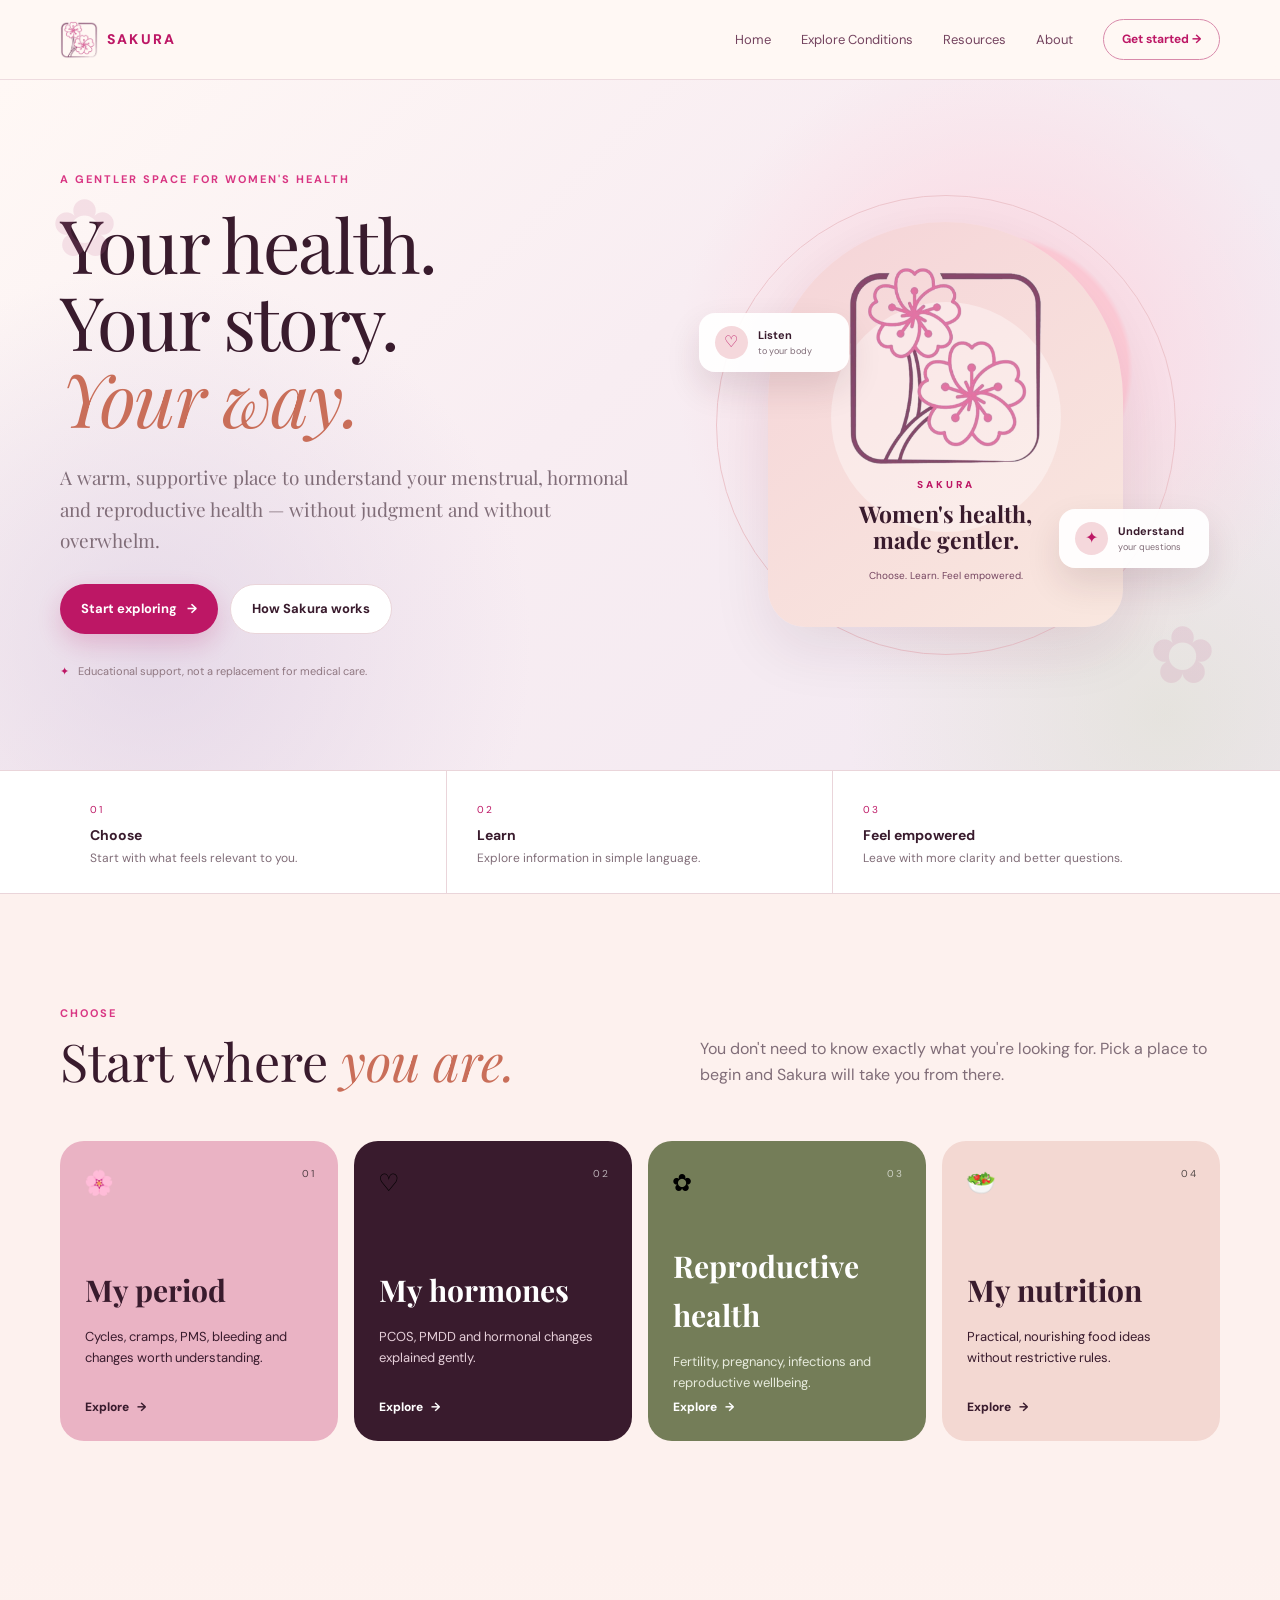
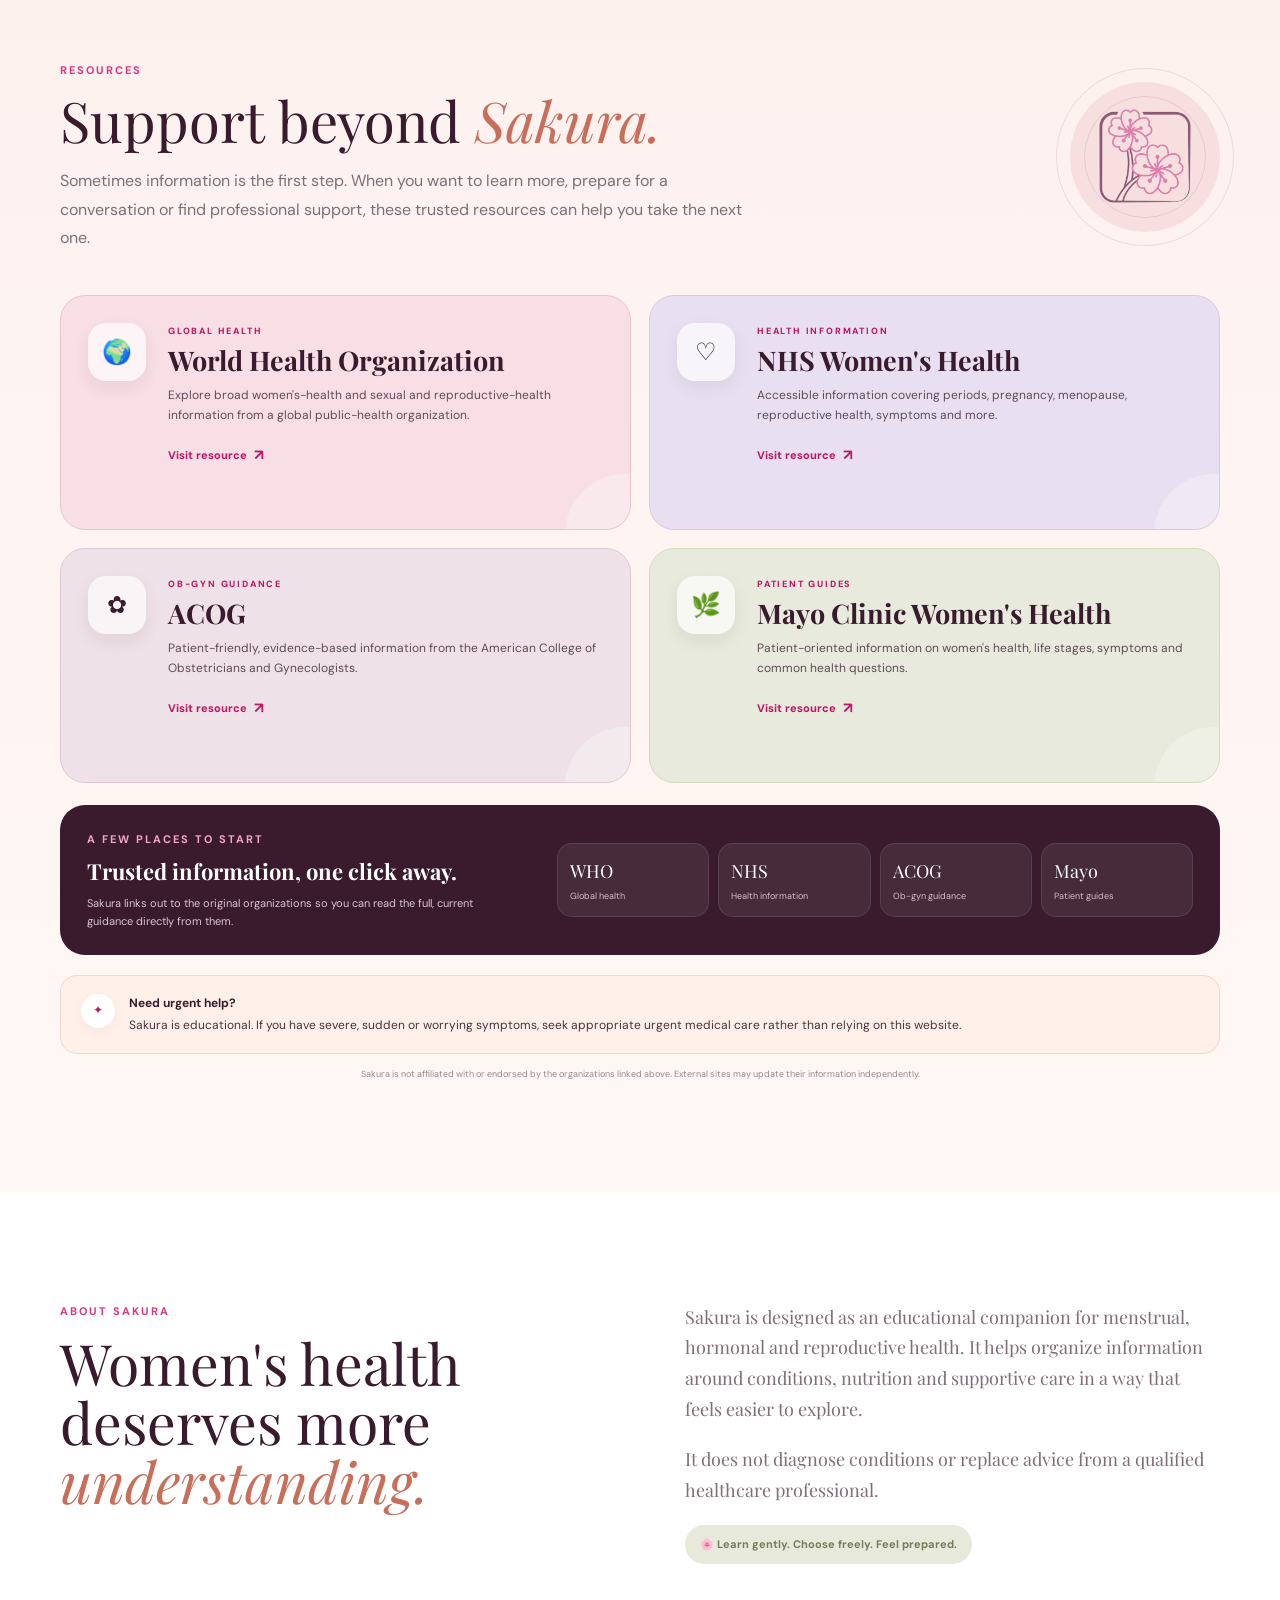
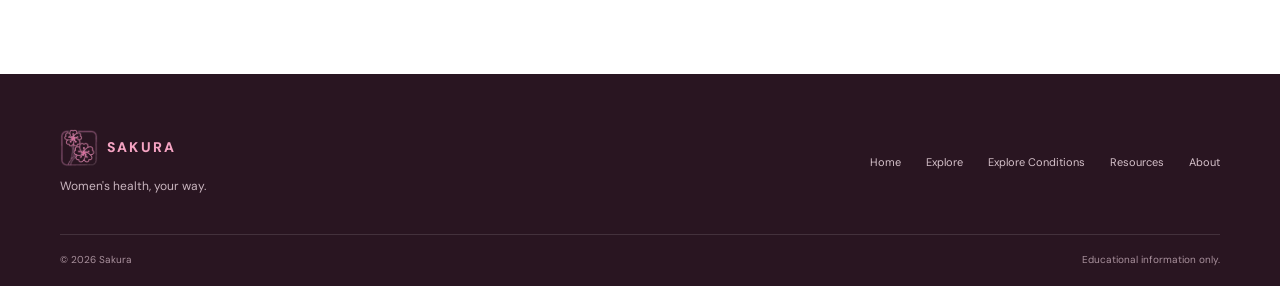
<file: index.html>
<!DOCTYPE html>
<html lang="en">
<head>
  <meta charset="UTF-8">
  <meta name="viewport" content="width=device-width, initial-scale=1.0">
  <meta name="description" content="Sakura — a warm, educational space for women's menstrual, hormonal and reproductive health.">
  <title>Sakura | Women's Health, Your Way</title>
  <link rel="preconnect" href="https://fonts.googleapis.com">
  <link rel="preconnect" href="https://fonts.gstatic.com" crossorigin>
  <link href="https://fonts.googleapis.com/css2?family=DM+Sans:wght@400;500;600;700&family=Playfair+Display:ital,wght@0,400;0,500;1,400;1,500&display=swap" rel="stylesheet">
  <link rel="stylesheet" href="style.css">
</head>
<body>

<nav class="navbar" id="navbar">
  <div class="container nav-container">
    <a href="#home" class="brand" aria-label="Sakura home">
      <img src="logo.png" alt="Sakura flower logo" class="brand-logo">
      <span>SAKURA</span>
    </a>

    <div class="nav-links" id="navLinks">
      <a href="#home">Home</a>
      <a href="#explore-conditions">Explore Conditions</a>
      <a href="#resources">Resources</a>
      <a href="#about">About</a>
    </div>

    <a href="#choose" class="nav-cta">Get started <span>→</span></a>
    <button class="mobile-menu" id="mobileMenu" aria-label="Open menu" aria-expanded="false">☰</button>
  </div>
</nav>

<main>

<section class="hero" id="home">
  <div class="hero-petal petal-a">✿</div>
  <div class="hero-petal petal-b">✿</div>
  <div class="container hero-grid">
    <div class="hero-content reveal">
      <span class="eyebrow">A GENTLER SPACE FOR WOMEN'S HEALTH</span>
      <h1>Your health.<br><span>Your story.</span><br><em>Your way.</em></h1>
      <p>A warm, supportive place to understand your menstrual, hormonal and reproductive health — without judgment and without overwhelm.</p>
      <div class="hero-buttons">
        <a href="#choose" class="btn btn-primary">Start exploring <span>→</span></a>
        <a href="#explore-conditions" class="btn btn-secondary">How Sakura works</a>
      </div>
      <p class="hero-note"><span>✦</span> Educational support, not a replacement for medical care.</p>
    </div>

    <div class="hero-visual reveal">
      <div class="hero-orbit orbit-one"></div>
      <div class="hero-orbit orbit-two"></div>
      <div class="hero-flower-card">
        <img src="logo.png" alt="Sakura flowers" class="hero-logo-art">
        <div class="hero-card-copy">
          <span>SAKURA</span>
          <strong>Women's health,<br>made gentler.</strong>
          <small>Choose. Learn. Feel empowered.</small>
        </div>
      </div>
      <div class="floating-card float-left"><span>♡</span><div><b>Listen</b><small>to your body</small></div></div>
      <div class="floating-card float-right"><span>✦</span><div><b>Understand</b><small>your questions</small></div></div>
    </div>
  </div>
</section>

<section class="mini-intro">
  <div class="container intro-grid">
    <div><span>01</span><strong>Choose</strong><p>Start with what feels relevant to you.</p></div>
    <div><span>02</span><strong>Learn</strong><p>Explore information in simple language.</p></div>
    <div><span>03</span><strong>Feel empowered</strong><p>Leave with more clarity and better questions.</p></div>
  </div>
</section>

<section class="choose-section section" id="choose">
  <div class="container">
    <div class="section-heading split reveal">
      <div><span class="eyebrow">CHOOSE</span><h2>Start where <em>you are.</em></h2></div>
      <p>You don't need to know exactly what you're looking for. Pick a place to begin and Sakura will take you from there.</p>
    </div>

    <div class="choice-grid">
      <button class="choice-card pink-card reveal" data-topic="period">
        <span class="choice-icon">🌸</span><span class="choice-number">01</span>
        <h3>My period</h3><p>Cycles, cramps, PMS, bleeding and changes worth understanding.</p><span class="card-link">Explore <b>→</b></span>
      </button>
      <button class="choice-card plum-card reveal" data-topic="hormones">
        <span class="choice-icon">♡</span><span class="choice-number">02</span>
        <h3>My hormones</h3><p>PCOS, PMDD and hormonal changes explained gently.</p><span class="card-link">Explore <b>→</b></span>
      </button>
      <button class="choice-card olive-card reveal" data-topic="reproductive">
        <span class="choice-icon">✿</span><span class="choice-number">03</span>
        <h3>Reproductive health</h3><p>Fertility, pregnancy, infections and reproductive wellbeing.</p><span class="card-link">Explore <b>→</b></span>
      </button>
      <button class="choice-card blush-card reveal" data-topic="nutrition">
        <span class="choice-icon">🥗</span><span class="choice-number">04</span>
        <h3>My nutrition</h3><p>Practical, nourishing food ideas without restrictive rules.</p><span class="card-link">Explore <b>→</b></span>
      </button>
    </div>

    <div class="choice-panel" id="choicePanel" aria-live="polite">
      <div class="choice-panel-art"><img src="logo.png" alt="Sakura flower"></div>
      <div><span class="eyebrow" id="choiceEyebrow">A PLACE TO BEGIN</span><h3 id="choiceTitle">Choose what feels relevant.</h3><p id="choiceText">You can change direction whenever you like. Sakura is here to help you explore, not overwhelm you.</p><button class="btn btn-primary" id="choiceAction">Explore support →</button></div>
    </div>
  </div>
</section>

<section class="explore-conditions section" id="explore-conditions" aria-label="Explore conditions">
  <div class="container">
    <div class="explore-intro reveal">
      <div>
        <span class="eyebrow">EXPLORE CONDITIONS</span>
        <h2>Let's focus on <em class="focus-pink">what matters to you.</em></h2>
        <p>Choose a health area, then choose one condition. Sakura keeps the information, support and nutrition help together so you never have to hunt for the next step.</p>
      </div>
      <div class="explore-mark" aria-hidden="true"><img src="logo.png" alt=""></div>
    </div>

    <div class="explore-steps" aria-label="Sakura journey">
      <span class="explore-step active"><b>01</b> Health area</span>
      <span class="explore-line"></span>
      <span class="explore-step"><b>02</b> Condition</span>
      <span class="explore-line"></span>
      <span class="explore-step"><b>03</b> Understand</span>
      <span class="explore-line"></span>
      <span class="explore-step"><b>04</b> Nourish</span>
    </div>

    <div class="explore-area-picker" id="exploreAreaPicker">
      <button type="button" class="area-pill active" data-area="period">♡ <span>Period</span></button>
      <button type="button" class="area-pill" data-area="hormones">✦ <span>Hormones</span></button>
      <button type="button" class="area-pill" data-area="reproductive">✿ <span>Reproductive health</span></button>
      <button type="button" class="area-pill" data-area="all">All conditions</button>
    </div>

    <div class="explore-condition-stage">
      <div class="condition-stage-head">
        <div><span class="mini-label">STEP 02 · CHOOSE ONE</span><h3 id="exploreConditionHeading">What would you like to understand?</h3></div>
        <label class="explore-search"><span>⌕</span><input type="search" id="exploreConditionSearch" placeholder="Search conditions..."></label>
      </div>
      <div class="explore-condition-grid" id="exploreConditionGrid"></div>
    </div>

    <div class="condition-detail" id="conditionDetail" hidden>
      <div class="detail-top">
        <button type="button" class="back-choice" id="backToConditions">← Choose another condition</button>
        <span class="detail-topic" id="detailTopic">PERIOD</span>
      </div>
      <div class="detail-heading">
        <div><span class="mini-label">STEP 03 · UNDERSTAND</span><h3 id="detailTitle">Condition</h3><p id="detailIntro"></p></div>
        <div class="detail-flower"><img src="logo.png" alt="Sakura flower"></div>
      </div>

      <div class="condition-book" aria-label="Condition guide">
        <div class="book-viewport" id="conditionBookViewport">
          <div class="book-track" id="conditionBookTrack">
            <article class="book-page book-cover">
              <div class="book-cover-copy">
                <span class="book-number">01</span>
                <span class="book-kicker">A GENTLE START</span>
                <h4 id="bookCoverTitle">Understanding your body</h4>
                <p id="bookCoverText">A simple place to begin, without trying to tell you what your body means.</p>
                <span class="book-turn">Turn the page <b>→</b></span>
              </div>
              <div class="book-cover-art"><img src="logo.png" alt="Sakura flower illustration"></div>
            </article>

            <article class="book-page book-info-page">
              <div class="book-page-inner">
                <span class="book-number">02</span>
                <span class="book-kicker">UNDERSTAND</span>
                <h4>What it means</h4>
                <p id="detailMeaning"></p>
                <div class="book-quote">Knowledge is a starting point, not a diagnosis.</div>
              </div>
              <div class="book-page-aside">
                <span class="aside-label">KEEP IN MIND</span>
                <ul id="detailMeaningPoints" class="book-point-list"></ul>
                <div class="aside-flourish">♡</div>
              </div>
            </article>

            <article class="book-page book-info-page">
              <div class="book-page-inner">
                <span class="book-number">03</span>
                <span class="book-kicker">NOTICE</span>
                <h4>What you may notice</h4>
                <p id="detailNotice"></p>
                <div class="book-heart">♡</div>
              </div>
              <div class="book-page-aside">
                <span class="aside-label">LOOK OUT FOR</span>
                <ul id="detailNoticePoints" class="book-point-list"></ul>
                <p class="aside-small">Patterns matter more than one isolated day.</p>
              </div>
            </article>

            <article class="book-page book-info-page">
              <div class="book-page-inner">
                <span class="book-number">04</span>
                <span class="book-kicker">SUPPORT</span>
                <h4>When to get support</h4>
                <p id="detailCare"></p>
                <div class="book-stars">✦ ✦</div>
              </div>
              <div class="book-page-aside support-aside">
                <span class="aside-label">A CONVERSATION MAY HELP IF...</span>
                <ul id="detailCarePoints" class="book-point-list"></ul>
                <div class="support-reminder">You never need to wait until things feel “bad enough” to ask a question.</div>
              </div>
            </article>

            <article class="book-page book-nourish-page">
              <div class="book-page-inner">
                <span class="book-number">05</span>
                <span class="book-kicker">NOURISH</span>
                <h4>Support yourself, gently.</h4>
                <p>When you're ready, open the nutrition page for practical ideas connected to <em id="nutritionConditionName">this condition</em>.</p>
                <button type="button" class="book-nutrition-btn" id="nutritionTrigger"><span>🌿</span> Show nutrition help <b>→</b></button>
              </div>
            </article>

            <article class="book-page book-nutrition-detail">
              <div class="book-page-inner">
                <span class="book-number">06</span>
                <span class="book-kicker">NUTRITION SUPPORT</span>
                <h4>Small ways to nourish yourself.</h4>
                <div class="book-food-columns">
                  <div><span>MORE OF</span><ul id="bookNutritionHave"></ul></div>
                  <div><span>GO EASY ON</span><ul id="bookNutritionLimit"></ul></div>
                </div>
                <p class="book-nutrition-note" id="bookNutritionNote"></p>
              </div>
            </article>
          </div>
        </div>

        <div class="book-controls">
          <button type="button" class="book-nav" id="bookPrev" aria-label="Previous page">← <span>Previous</span></button>
          <div class="book-dots" id="bookDots" aria-label="Guide pages"></div>
          <button type="button" class="book-nav" id="bookNext" aria-label="Next page"><span>Next</span> →</button>
        </div>
      </div>

      <div class="inline-nutrition" id="inlineNutrition" hidden>
        <div class="inline-nutrition-head"><div><span class="mini-label">NUTRITION SUPPORT</span><h4>Small ways to nourish yourself.</h4></div><span class="nutrition-badge">General guidance</span></div>
        <div class="nutrition-columns"><div><span>MORE OF</span><ul id="nutritionHave"></ul></div><div><span>GO EASY ON</span><ul id="nutritionLimit"></ul></div></div>
        <p class="nutrition-note" id="nutritionNote"></p>
      </div>
    </div>
  </div>
</section>

<section class="learn-section section journey-locked" id="learn">
  <div class="container">
    <div class="section-heading centered reveal"><span class="eyebrow">LEARN</span><h2>Understanding your body can feel a little <em>easier.</em></h2><p>Clear, approachable guides for the questions you might be carrying.</p></div>
    <div class="learn-grid">
      <article class="learn-card large-card reveal" data-learn-topic="period"><div class="article-art art-1"><span>🌷</span></div><div class="article-copy"><span class="tag">MENSTRUAL HEALTH</span><h3>Why do periods hurt?</h3><p>Understand common causes of period pain, what can help and when it's worth getting professional care.</p><button class="text-link" data-guide="period-pain">Read guide →</button></div></article>
      <article class="learn-card reveal" data-learn-topic="hormones"><div class="article-art art-2"><span>♡</span></div><div class="article-copy"><span class="tag">HORMONES</span><h3>What is PCOS?</h3><p>A simple introduction to symptoms, hormones and questions you may want to ask.</p><button class="text-link" data-guide="pcos">Read guide →</button></div></article>
      <article class="learn-card reveal" data-learn-topic="reproductive"><div class="article-art art-3"><span>✿</span></div><div class="article-copy"><span class="tag">REPRODUCTIVE HEALTH</span><h3>When should I seek help?</h3><p>Learn about signs that deserve a conversation with a healthcare professional.</p><button class="text-link" data-guide="care">Read guide →</button></div></article>
    <div class="journey-next" id="learnNext"><span>01</span><div><strong>Ready for the next step?</strong><small>Move from understanding to practical nourishment.</small></div><button class="btn btn-primary" type="button" data-next="nutrition">Continue to nourish <b>→</b></button></div>
  </div>
</section>

<section class="nutrition-section section journey-locked" id="nutrition">
  <div class="container">
    <div class="section-heading split reveal"><div><span class="eyebrow olive-eyebrow">NOURISH</span><h2>Food that supports <em>you.</em></h2></div><p>No perfect diet. No fear around food. Just practical nutrition information and meal inspiration you can actually use.</p></div>

    <div class="meal-grid">
      <article class="meal-card reveal"><div class="meal-photo meal-breakfast"><span>🥣</span></div><div class="meal-copy"><span class="meal-label">BREAKFAST</span><h3>Gentle morning bowl</h3><p>Oats, yogurt or curd, fruit, nuts and seeds for a satisfying start.</p></div></article>
      <article class="meal-card reveal"><div class="meal-photo meal-lunch"><span>🍛</span></div><div class="meal-copy"><span class="meal-label">LUNCH</span><h3>Comforting balanced plate</h3><p>Dal, rice, vegetables and curd — familiar food with plenty of nourishment.</p></div></article>
      <article class="meal-card reveal"><div class="meal-photo meal-dinner"><span>🍗</span></div><div class="meal-copy"><span class="meal-label">DINNER</span><h3>Simple nourishing dinner</h3><p>Protein, vegetables and a satisfying carbohydrate source, without complicated rules.</p></div></article>
    </div>

    <div class="nutrition-callout reveal"><div class="callout-flower"><img src="logo.png" alt="Sakura flower"></div><div><span class="eyebrow">PERSONALIZED SUPPORT</span><h3>Want nutrition information for a specific condition?</h3><p>Choose a condition and Sakura can show general foods to include, foods to limit and important notes.</p></div><a href="#support" class="btn btn-olive" id="nutritionNext">Explore nutrition →</a></div>
  </div>
</section>

<section class="support-section section journey-locked" id="support">
  <div class="container">
    <div class="support-shell">
      <div class="support-copy reveal"><span class="eyebrow light-eyebrow">EXPLORE YOUR SUPPORT</span><h2>Find support for <em>your story.</em></h2><p>Choose one or more health areas you'd like Sakura to keep in mind.</p><div class="support-actions"><button class="btn btn-light" id="viewNutrition">View nutrition support <span>→</span></button><button class="ghost-light" id="clearSelections">Clear selections</button></div></div>
      <div class="support-art"><img src="logo.png" alt="Sakura flowers"></div>
    </div>

    <div class="condition-layout">
      <aside class="condition-sidebar">
        <span class="mini-label">YOUR SUPPORT</span><h3 id="selectionCount">0 conditions</h3>
        <div id="selectedConditions" class="selected-conditions"><div class="empty-selection"><span>♡</span><p>Nothing selected yet.<br>Choose a condition to begin.</p></div></div>
      </aside>
      <div class="condition-browser">
        <div class="browser-top"><div><span class="mini-label">WHAT WOULD YOU LIKE SUPPORT WITH?</span><h3>Choose a health area</h3></div><label class="search-box"><span>⌕</span><input type="search" id="conditionSearch" placeholder="Search conditions..."></label></div>
        <div class="category-list" id="categoryList"></div>
      </div>
    </div>

    <div class="diet-container" id="dietContainer"></div>
  </div>
</section>

<section class="empower-section section journey-locked" id="empower">
  <div class="container">
    <div class="empower-header reveal"><span class="eyebrow light-eyebrow">FEEL EMPOWERED</span><h2>You don't have to <em>figure it all out</em> at once.</h2><p>Start with one question. Learn one thing. Take the next step when you're ready.</p></div>
    <div class="empower-grid">
      <button class="empower-card" data-info="understand"><span>🌸</span><h3>Understand</h3><strong>Know what's happening.</strong><p>Condition guides, symptoms and explanations in plain language.</p><b>Explore →</b></button>
      <button class="empower-card" data-info="nourish"><span>🥗</span><h3>Nourish</h3><strong>Take care of yourself.</strong><p>Nutrition guidance and simple meal ideas that feel practical.</p><b>Explore →</b></button>
      <button class="empower-card" data-info="prepare"><span>♡</span><h3>Prepare</h3><strong>Feel ready to speak up.</strong><p>Questions to ask, things to track and when to seek care.</p><b>Explore →</b></button>
    </div>
    <div class="empower-panel" id="empowerPanel" aria-live="polite"><span class="panel-icon" id="empowerIcon">🌸</span><div><span class="eyebrow light-eyebrow" id="empowerEyebrow">A LITTLE SUPPORT</span><h3 id="empowerTitle">You can take this one step at a time.</h3><p id="empowerText">There is no prize for figuring everything out at once. Sakura is here whenever you need a starting point.</p></div></div>
    <div class="journey-next journey-next-dark" id="resourcesNext"><span>03</span><div><strong>Need to go a little deeper?</strong><small>Find trusted information beyond Sakura.</small></div><button class="btn btn-light" type="button" data-next="resources">Explore resources <b>→</b></button></div>
  </div>
</section>

<section class="resources-section section journey-locked" id="resources">
  <div class="container">
    <div class="resources-intro reveal">
      <div class="resources-heading">
        <span class="eyebrow">RESOURCES</span>
        <h2>Support beyond <em>Sakura.</em></h2>
        <p>Sometimes information is the first step. When you want to learn more, prepare for a conversation or find professional support, these trusted resources can help you take the next one.</p>
      </div>
      <div class="resources-flower" aria-hidden="true"><img src="logo.png" alt=""></div>
    </div>

    <div class="resource-grid">
      <a class="resource-card resource-pink reveal" href="https://www.who.int/health-topics/womens-health" target="_blank" rel="noopener noreferrer">
        <div class="resource-icon">🌍</div>
        <div class="resource-card-body">
          <span class="resource-type">GLOBAL HEALTH</span>
          <h3>World Health Organization</h3>
          <p>Explore broad women's-health and sexual and reproductive-health information from a global public-health organization.</p>
          <span class="resource-link">Visit resource <b>↗</b></span>
        </div>
      </a>

      <a class="resource-card resource-lavender reveal" href="https://www.nhs.uk/womens-health/" target="_blank" rel="noopener noreferrer">
        <div class="resource-icon">♡</div>
        <div class="resource-card-body">
          <span class="resource-type">HEALTH INFORMATION</span>
          <h3>NHS Women's Health</h3>
          <p>Accessible information covering periods, pregnancy, menopause, reproductive health, symptoms and more.</p>
          <span class="resource-link">Visit resource <b>↗</b></span>
        </div>
      </a>

      <a class="resource-card resource-plum reveal" href="https://www.acog.org/womens-health" target="_blank" rel="noopener noreferrer">
        <div class="resource-icon">✿</div>
        <div class="resource-card-body">
          <span class="resource-type">OB-GYN GUIDANCE</span>
          <h3>ACOG</h3>
          <p>Patient-friendly, evidence-based information from the American College of Obstetricians and Gynecologists.</p>
          <span class="resource-link">Visit resource <b>↗</b></span>
        </div>
      </a>

      <a class="resource-card resource-olive reveal" href="https://www.mayoclinic.org/healthy-lifestyle/womens-health/basics/womens-health/hlv-20049411" target="_blank" rel="noopener noreferrer">
        <div class="resource-icon">🌿</div>
        <div class="resource-card-body">
          <span class="resource-type">PATIENT GUIDES</span>
          <h3>Mayo Clinic Women's Health</h3>
          <p>Patient-oriented information on women's health, life stages, symptoms and common health questions.</p>
          <span class="resource-link">Visit resource <b>↗</b></span>
        </div>
      </a>
    </div>

    <div class="trusted-strip reveal">
      <div class="trusted-copy"><span class="mini-label">A FEW PLACES TO START</span><strong>Trusted information, one click away.</strong><p>Sakura links out to the original organizations so you can read the full, current guidance directly from them.</p></div>
      <div class="trusted-links">
        <a href="https://www.who.int/health-topics/womens-health" target="_blank" rel="noopener noreferrer"><span>WHO</span><small>Global health</small></a>
        <a href="https://www.nhs.uk/womens-health/" target="_blank" rel="noopener noreferrer"><span>NHS</span><small>Health information</small></a>
        <a href="https://www.acog.org/womens-health" target="_blank" rel="noopener noreferrer"><span>ACOG</span><small>Ob-gyn guidance</small></a>
        <a href="https://www.mayoclinic.org/healthy-lifestyle/womens-health/basics/womens-health/hlv-20049411" target="_blank" rel="noopener noreferrer"><span>Mayo</span><small>Patient guides</small></a>
      </div>
    </div>

    <div class="resource-note">
      <span class="resource-note-icon">✦</span>
      <div><strong>Need urgent help?</strong><p>Sakura is educational. If you have severe, sudden or worrying symptoms, seek appropriate urgent medical care rather than relying on this website.</p></div>
    </div>
    <p class="resource-disclaimer">Sakura is not affiliated with or endorsed by the organizations linked above. External sites may update their information independently.</p>
  </div>
</section>

<section class="comfort-section section journey-locked">
  <div class="container comfort-box reveal"><img src="logo.png" alt="Sakura flowers"><span class="eyebrow">A REMINDER FROM SAKURA</span><h2>You don't have to understand everything <em>today.</em></h2><p>Your body isn't a problem to solve. It's something worth understanding.</p><a href="#choose" class="btn btn-primary">Start with one question →</a></div>
</section>

<section class="about-section section journey-locked" id="about">
  <div class="container about-grid">
    <div class="reveal"><span class="eyebrow">ABOUT SAKURA</span><h2>Women's health deserves more <em>understanding.</em></h2></div>
    <div class="about-copy reveal"><p>Sakura is designed as an educational companion for menstrual, hormonal and reproductive health. It helps organize information around conditions, nutrition and supportive care in a way that feels easier to explore.</p><p>It does not diagnose conditions or replace advice from a qualified healthcare professional.</p><div class="about-pill">🌸 Learn gently. Choose freely. Feel prepared.</div></div>
  </div>
</section>

</main>

<footer class="footer">
  <div class="container footer-top"><div><a href="#home" class="brand footer-brand"><img src="logo.png" alt="Sakura flower logo"><span>SAKURA</span></a><p>Women's health, your way.</p></div><div class="footer-links"><a href="#home">Home</a><a href="#choose">Explore</a><a href="#explore-conditions">Explore Conditions</a><a href="#resources">Resources</a><a href="#about">About</a></div></div>
  <div class="container footer-bottom"><span>© 2026 Sakura</span><span>Educational information only.</span></div>
</footer>

<div class="toast" id="toast" role="status" aria-live="polite"></div>
<div class="modal" id="guideModal" aria-hidden="true"><div class="modal-backdrop" data-close-modal></div><div class="modal-card"><button class="modal-close" data-close-modal aria-label="Close">×</button><span class="eyebrow" id="modalTag">SAKURA GUIDE</span><h2 id="modalTitle">A little more understanding.</h2><div id="modalBody"></div><a href="#resources" class="btn btn-primary" data-close-modal>Explore trusted resources →</a></div></div>

<script src="script.js"></script>
</body>
</html>
</file>
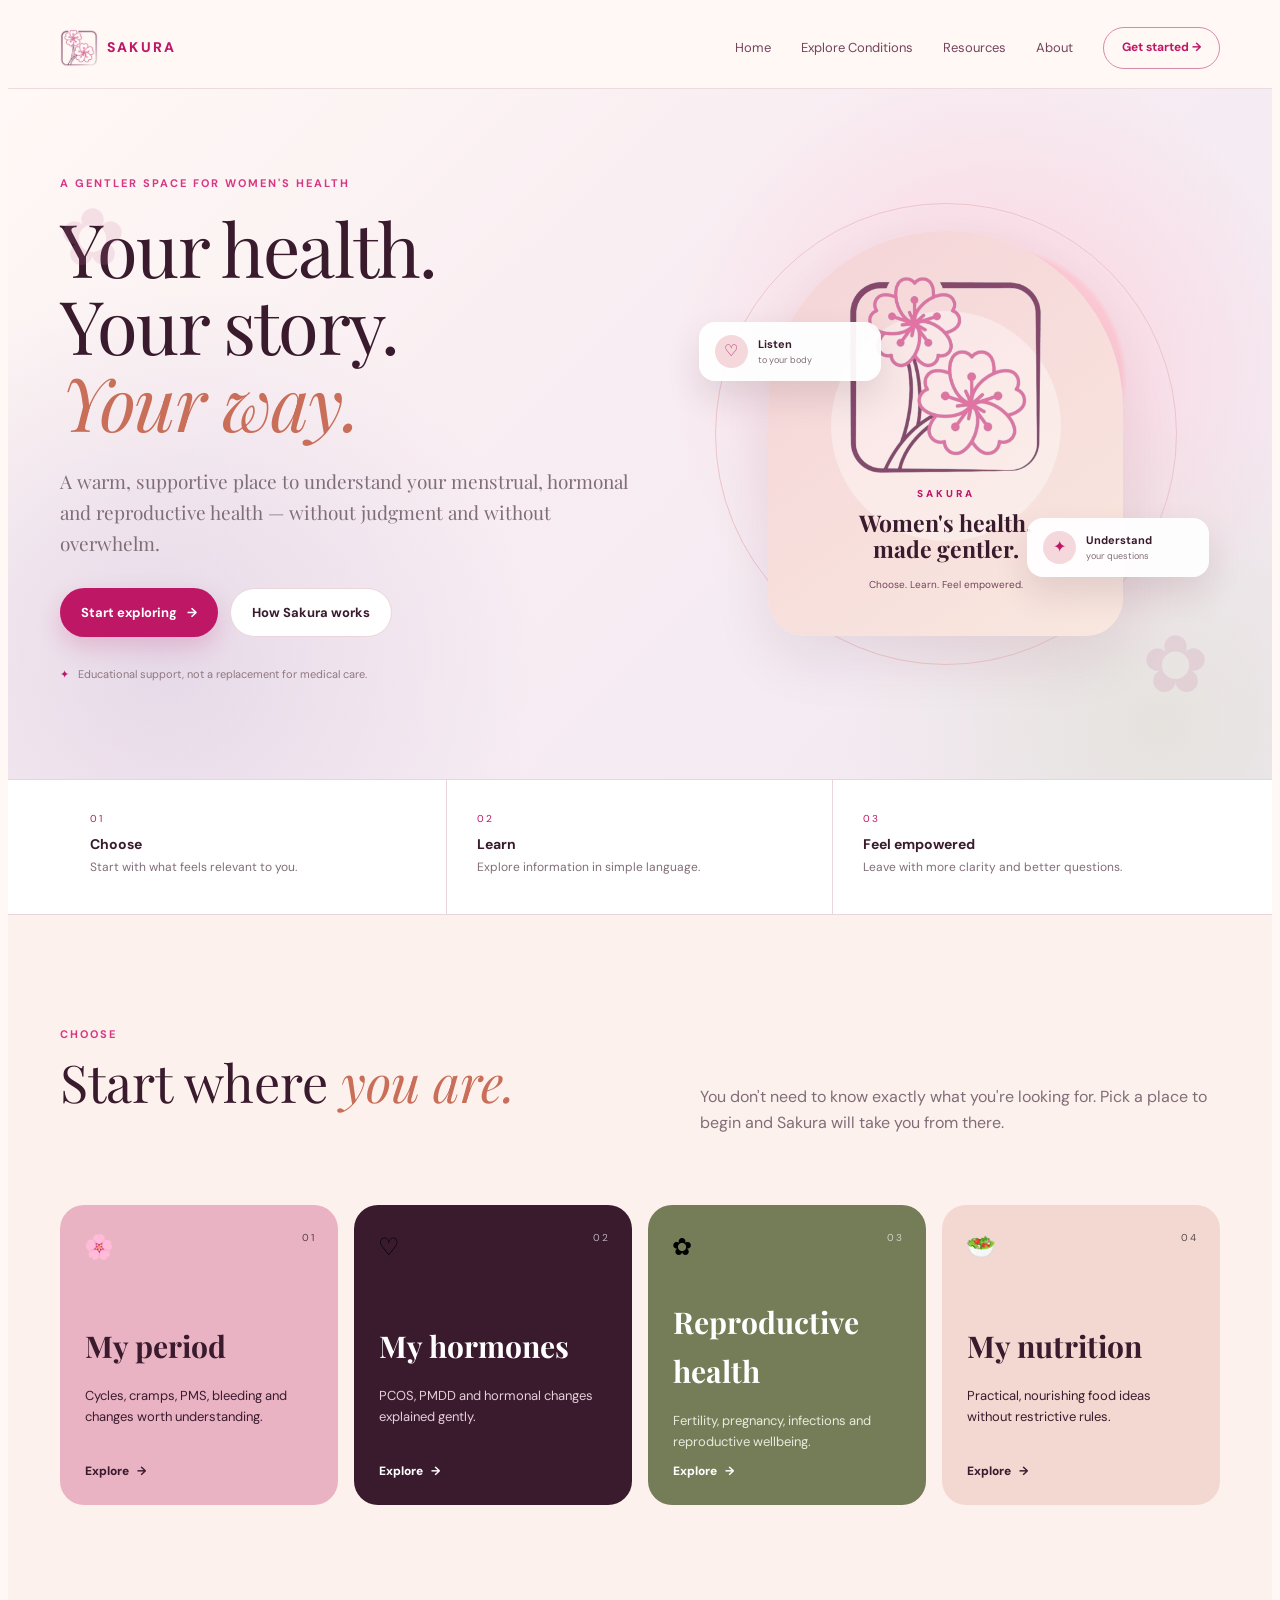
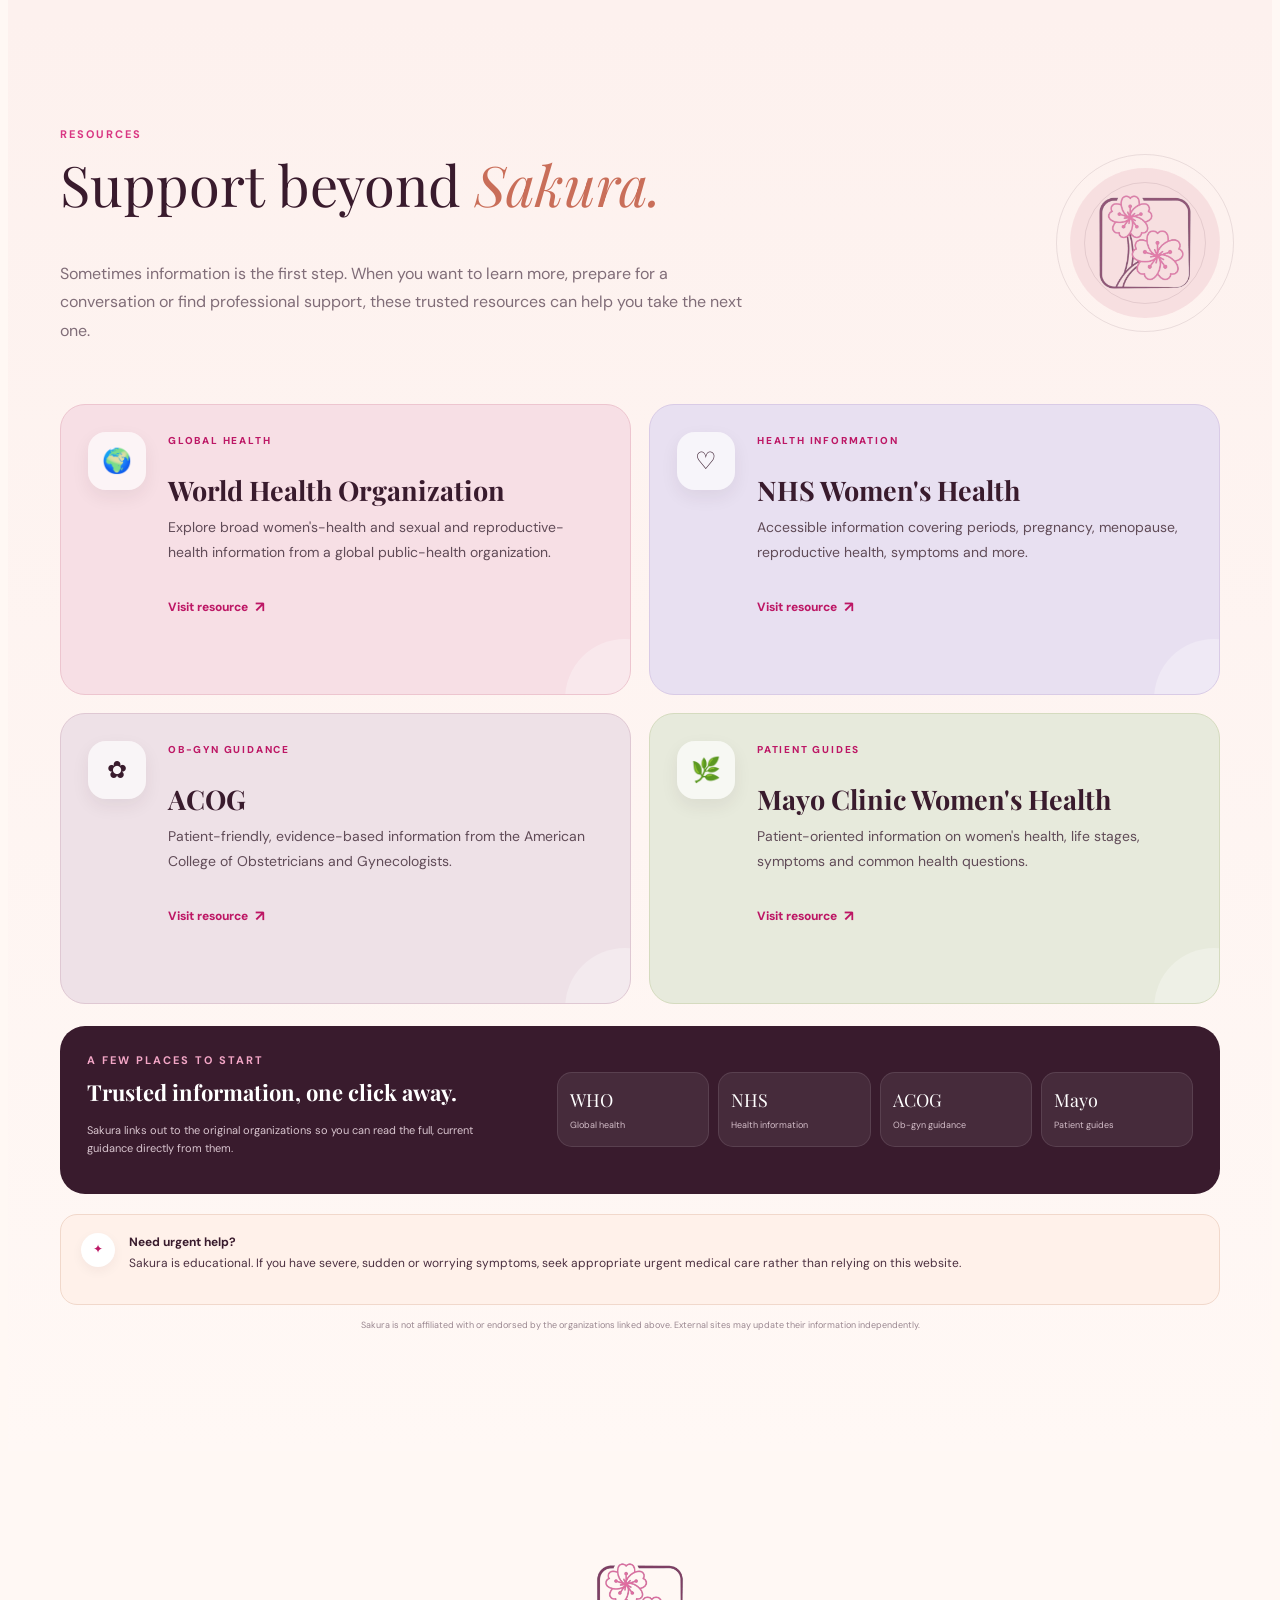
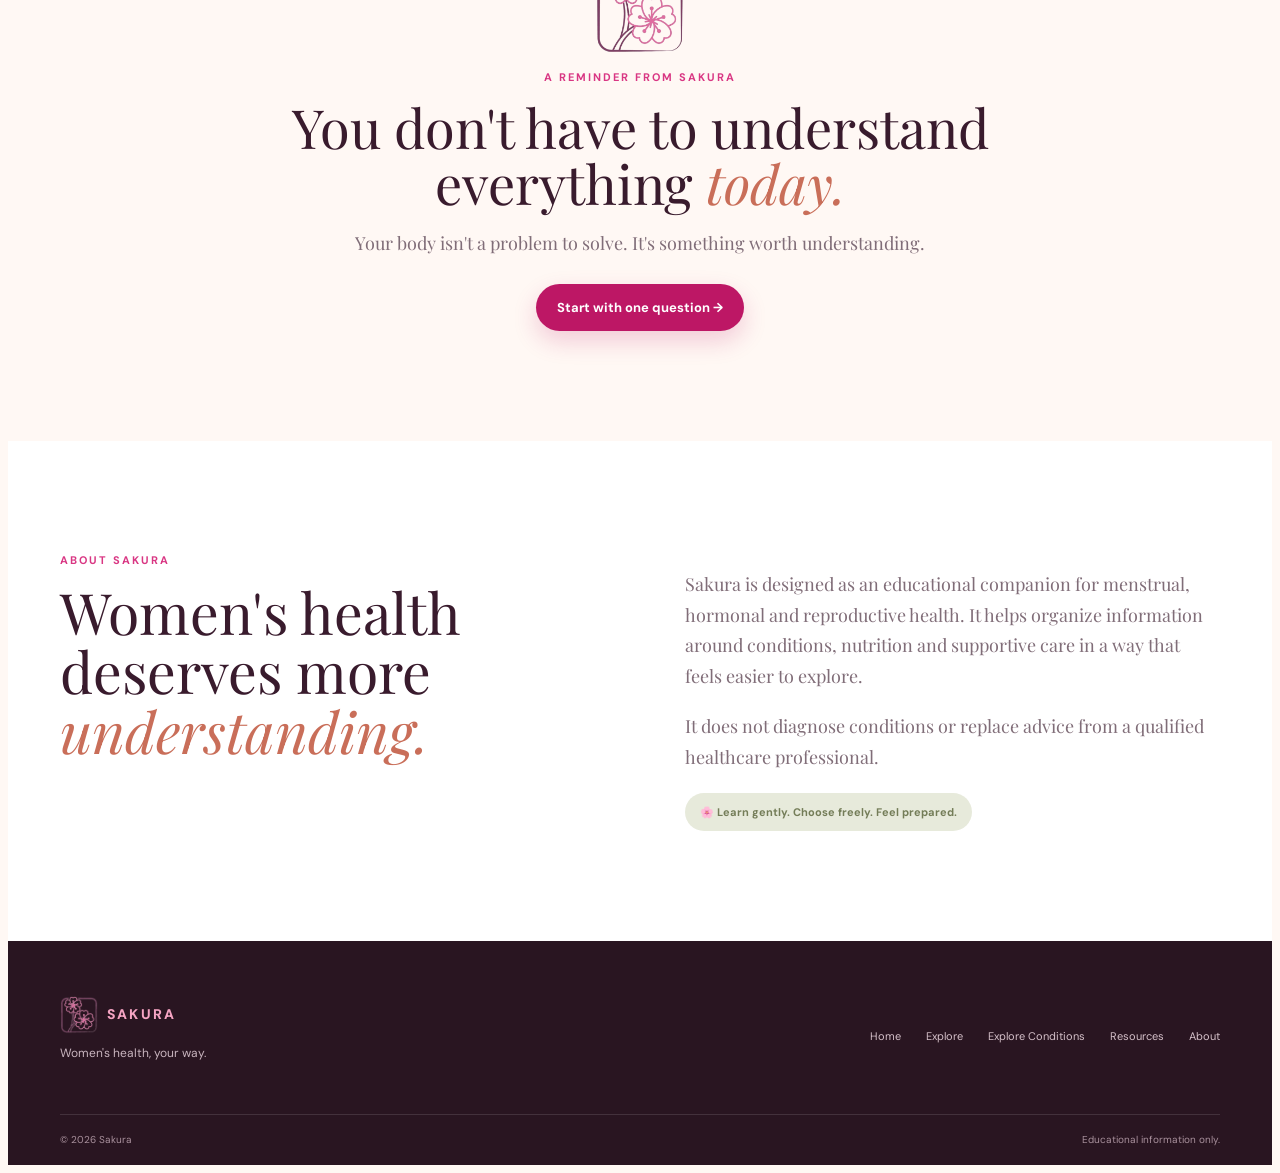
<file: SAKURA/index.html>
<!DOCTYPE html>
<html lang="en">
<head>
  <meta charset="UTF-8">
  <meta name="viewport" content="width=device-width, initial-scale=1.0">
  <meta name="description" content="Sakura — a warm, educational space for women's menstrual, hormonal and reproductive health.">
  <title>Sakura | Women's Health, Your Way</title>
  <link rel="preconnect" href="https://fonts.googleapis.com">
  <link rel="preconnect" href="https://fonts.gstatic.com" crossorigin>
  <link href="https://fonts.googleapis.com/css2?family=DM+Sans:wght@400;500;600;700&family=Playfair+Display:ital,wght@0,400;0,500;1,400;1,500&display=swap" rel="stylesheet">
  <link rel="stylesheet" href="style.css">
</head>
<body>

<nav class="navbar" id="navbar">
  <div class="container nav-container">
    <a href="#home" class="brand" aria-label="Sakura home">
      <img src="logo.png" alt="Sakura flower logo" class="brand-logo">
      <span>SAKURA</span>
    </a>

    <div class="nav-links" id="navLinks">
      <a href="#home">Home</a>
      <a href="#explore-conditions">Explore Conditions</a>
      <a href="#resources">Resources</a>
      <a href="#about">About</a>
    </div>

    <a href="#choose" class="nav-cta">Get started <span>→</span></a>
    <button class="mobile-menu" id="mobileMenu" aria-label="Open menu" aria-expanded="false">☰</button>
  </div>
</nav>

<main>

<section class="hero" id="home">
  <div class="hero-petal petal-a">✿</div>
  <div class="hero-petal petal-b">✿</div>
  <div class="container hero-grid">
    <div class="hero-content reveal">
      <span class="eyebrow">A GENTLER SPACE FOR WOMEN'S HEALTH</span>
      <h1>Your health.<br><span>Your story.</span><br><em>Your way.</em></h1>
      <p>A warm, supportive place to understand your menstrual, hormonal and reproductive health — without judgment and without overwhelm.</p>
      <div class="hero-buttons">
        <a href="#choose" class="btn btn-primary">Start exploring <span>→</span></a>
        <a href="#explore-conditions" class="btn btn-secondary">How Sakura works</a>
      </div>
      <p class="hero-note"><span>✦</span> Educational support, not a replacement for medical care.</p>
    </div>

    <div class="hero-visual reveal">
      <div class="hero-orbit orbit-one"></div>
      <div class="hero-orbit orbit-two"></div>
      <div class="hero-flower-card">
        <img src="logo.png" alt="Sakura flowers" class="hero-logo-art">
        <div class="hero-card-copy">
          <span>SAKURA</span>
          <strong>Women's health,<br>made gentler.</strong>
          <small>Choose. Learn. Feel empowered.</small>
        </div>
      </div>
      <div class="floating-card float-left"><span>♡</span><div><b>Listen</b><small>to your body</small></div></div>
      <div class="floating-card float-right"><span>✦</span><div><b>Understand</b><small>your questions</small></div></div>
    </div>
  </div>
</section>

<section class="mini-intro">
  <div class="container intro-grid">
    <div><span>01</span><strong>Choose</strong><p>Start with what feels relevant to you.</p></div>
    <div><span>02</span><strong>Learn</strong><p>Explore information in simple language.</p></div>
    <div><span>03</span><strong>Feel empowered</strong><p>Leave with more clarity and better questions.</p></div>
  </div>
</section>

<section class="choose-section section" id="choose">
  <div class="container">
    <div class="section-heading split reveal">
      <div><span class="eyebrow">CHOOSE</span><h2>Start where <em>you are.</em></h2></div>
      <p>You don't need to know exactly what you're looking for. Pick a place to begin and Sakura will take you from there.</p>
    </div>

    <div class="choice-grid">
      <button class="choice-card pink-card reveal" data-topic="period">
        <span class="choice-icon">🌸</span><span class="choice-number">01</span>
        <h3>My period</h3><p>Cycles, cramps, PMS, bleeding and changes worth understanding.</p><span class="card-link">Explore <b>→</b></span>
      </button>
      <button class="choice-card plum-card reveal" data-topic="hormones">
        <span class="choice-icon">♡</span><span class="choice-number">02</span>
        <h3>My hormones</h3><p>PCOS, PMDD and hormonal changes explained gently.</p><span class="card-link">Explore <b>→</b></span>
      </button>
      <button class="choice-card olive-card reveal" data-topic="reproductive">
        <span class="choice-icon">✿</span><span class="choice-number">03</span>
        <h3>Reproductive health</h3><p>Fertility, pregnancy, infections and reproductive wellbeing.</p><span class="card-link">Explore <b>→</b></span>
      </button>
      <button class="choice-card blush-card reveal" data-topic="nutrition">
        <span class="choice-icon">🥗</span><span class="choice-number">04</span>
        <h3>My nutrition</h3><p>Practical, nourishing food ideas without restrictive rules.</p><span class="card-link">Explore <b>→</b></span>
      </button>
    </div>

    <div class="choice-panel" id="choicePanel" aria-live="polite">
      <div class="choice-panel-art"><img src="logo.png" alt="Sakura flower"></div>
      <div><span class="eyebrow" id="choiceEyebrow">A PLACE TO BEGIN</span><h3 id="choiceTitle">Choose what feels relevant.</h3><p id="choiceText">You can change direction whenever you like. Sakura is here to help you explore, not overwhelm you.</p><button class="btn btn-primary" id="choiceAction">Explore support →</button></div>
    </div>
  </div>
</section>

<section class="explore-conditions section" id="explore-conditions" aria-label="Explore conditions">
  <div class="container">
    <div class="explore-intro reveal">
      <div>
        <span class="eyebrow">EXPLORE CONDITIONS</span>
       <h2>Let's focus on <em class="focus-pink">what matters to you.</em></h2>
        <p>Choose a health area, then choose one condition. Sakura keeps the information, support and nutrition help together so you never have to hunt for the next step.</p>
      </div>
      <div class="explore-mark" aria-hidden="true"><img src="logo.png" alt=""></div>
    </div>

    <div class="explore-steps" aria-label="Sakura journey">
      <span class="explore-step active"><b>01</b> Health area</span>
      <span class="explore-line"></span>
      <span class="explore-step"><b>02</b> Condition</span>
      <span class="explore-line"></span>
      <span class="explore-step"><b>03</b> Understand</span>
      <span class="explore-line"></span>
      <span class="explore-step"><b>04</b> Nourish</span>
    </div>

    <div class="explore-area-picker" id="exploreAreaPicker">
      <button type="button" class="area-pill active" data-area="period">♡ <span>Period</span></button>
      <button type="button" class="area-pill" data-area="hormones">✦ <span>Hormones</span></button>
      <button type="button" class="area-pill" data-area="reproductive">✿ <span>Reproductive health</span></button>
      <button type="button" class="area-pill" data-area="all">All conditions</button>
    </div>

    <div class="explore-condition-stage">
      <div class="condition-stage-head">
        <div><span class="mini-label">STEP 02 · CHOOSE ONE</span><h3 id="exploreConditionHeading">What would you like to understand?</h3></div>
        <label class="explore-search"><span>⌕</span><input type="search" id="exploreConditionSearch" placeholder="Search conditions..."></label>
      </div>
      <div class="explore-condition-grid" id="exploreConditionGrid"></div>
    </div>

    <div class="condition-detail" id="conditionDetail" hidden>
      <div class="detail-top">
        <button type="button" class="back-choice" id="backToConditions">← Choose another condition</button>
        <span class="detail-topic" id="detailTopic">PERIOD</span>
      </div>
      <div class="detail-heading">
        <div><span class="mini-label">STEP 03 · UNDERSTAND</span><h3 id="detailTitle">Condition</h3><p id="detailIntro"></p></div>
        <div class="detail-flower"><img src="logo.png" alt="Sakura flower"></div>
      </div>

      <div class="condition-book" aria-label="Condition guide">
        <div class="book-viewport" id="conditionBookViewport">
          <div class="book-track" id="conditionBookTrack">
            <article class="book-page book-cover">
              <div class="book-cover-copy">
                <span class="book-number">01</span>
                <span class="book-kicker">A GENTLE START</span>
                <h4 id="bookCoverTitle">Understanding your body</h4>
                <p id="bookCoverText">A simple place to begin, without trying to tell you what your body means.</p>
                <span class="book-turn">Turn the page <b>→</b></span>
              </div>
              <div class="book-cover-art"><img src="logo.png" alt="Sakura flower illustration"></div>
            </article>

            <article class="book-page book-info-page">
              <div class="book-page-inner">
                <span class="book-number">02</span>
                <span class="book-kicker">UNDERSTAND</span>
                <h4>What it means</h4>
                <p id="detailMeaning"></p>
                <div class="book-quote">Knowledge is a starting point, not a diagnosis.</div>
              </div>
              <div class="book-page-aside">
                <span class="aside-label">KEEP IN MIND</span>
                <ul id="detailMeaningPoints" class="book-point-list"></ul>
                <div class="aside-flourish">♡</div>
              </div>
            </article>

            <article class="book-page book-info-page">
              <div class="book-page-inner">
                <span class="book-number">03</span>
                <span class="book-kicker">NOTICE</span>
                <h4>What you may notice</h4>
                <p id="detailNotice"></p>
                <div class="book-heart">♡</div>
              </div>
              <div class="book-page-aside">
                <span class="aside-label">LOOK OUT FOR</span>
                <ul id="detailNoticePoints" class="book-point-list"></ul>
                <p class="aside-small">Patterns matter more than one isolated day.</p>
              </div>
            </article>

            <article class="book-page book-info-page">
              <div class="book-page-inner">
                <span class="book-number">04</span>
                <span class="book-kicker">SUPPORT</span>
                <h4>When to get support</h4>
                <p id="detailCare"></p>
                <div class="book-stars">✦ ✦</div>
              </div>
              <div class="book-page-aside support-aside">
                <span class="aside-label">A CONVERSATION MAY HELP IF...</span>
                <ul id="detailCarePoints" class="book-point-list"></ul>
                <div class="support-reminder">You never need to wait until things feel “bad enough” to ask a question.</div>
              </div>
            </article>

            <article class="book-page book-nourish-page">
              <div class="book-page-inner">
                <span class="book-number">05</span>
                <span class="book-kicker">NOURISH</span>
                <h4>Support yourself, gently.</h4>
                <p>When you're ready, open the nutrition page for practical ideas connected to <em id="nutritionConditionName">this condition</em>.</p>
                <button type="button" class="book-nutrition-btn" id="nutritionTrigger"><span>🌿</span> Show nutrition help <b>→</b></button>
              </div>
            </article>

            <article class="book-page book-nutrition-detail">
              <div class="book-page-inner">
                <span class="book-number">06</span>
                <span class="book-kicker">NUTRITION SUPPORT</span>
                <h4>Small ways to nourish yourself.</h4>
                <div class="book-food-columns">
                  <div><span>MORE OF</span><ul id="bookNutritionHave"></ul></div>
                  <div><span>GO EASY ON</span><ul id="bookNutritionLimit"></ul></div>
                </div>
                <p class="book-nutrition-note" id="bookNutritionNote"></p>
              </div>
            </article>
          </div>
        </div>

        <div class="book-controls">
          <button type="button" class="book-nav" id="bookPrev" aria-label="Previous page">← <span>Previous</span></button>
          <div class="book-dots" id="bookDots" aria-label="Guide pages"></div>
          <button type="button" class="book-nav" id="bookNext" aria-label="Next page"><span>Next</span> →</button>
        </div>
      </div>

      <div class="inline-nutrition" id="inlineNutrition" hidden>
        <div class="inline-nutrition-head"><div><span class="mini-label">NUTRITION SUPPORT</span><h4>Small ways to nourish yourself.</h4></div><span class="nutrition-badge">General guidance</span></div>
        <div class="nutrition-columns"><div><span>MORE OF</span><ul id="nutritionHave"></ul></div><div><span>GO EASY ON</span><ul id="nutritionLimit"></ul></div></div>
        <p class="nutrition-note" id="nutritionNote"></p>
      </div>
    </div>
  </div>
</section>

<section class="learn-section section journey-locked" id="learn">
  <div class="container">
    <div class="section-heading centered reveal"><span class="eyebrow">LEARN</span><h2>Understanding your body can feel a little <em>easier.</em></h2><p>Clear, approachable guides for the questions you might be carrying.</p></div>
    <div class="learn-grid">
      <article class="learn-card large-card reveal" data-learn-topic="period"><div class="article-art art-1"><span>🌷</span></div><div class="article-copy"><span class="tag">MENSTRUAL HEALTH</span><h3>Why do periods hurt?</h3><p>Understand common causes of period pain, what can help and when it's worth getting professional care.</p><button class="text-link" data-guide="period-pain">Read guide →</button></div></article>
      <article class="learn-card reveal" data-learn-topic="hormones"><div class="article-art art-2"><span>♡</span></div><div class="article-copy"><span class="tag">HORMONES</span><h3>What is PCOS?</h3><p>A simple introduction to symptoms, hormones and questions you may want to ask.</p><button class="text-link" data-guide="pcos">Read guide →</button></div></article>
      <article class="learn-card reveal" data-learn-topic="reproductive"><div class="article-art art-3"><span>✿</span></div><div class="article-copy"><span class="tag">REPRODUCTIVE HEALTH</span><h3>When should I seek help?</h3><p>Learn about signs that deserve a conversation with a healthcare professional.</p><button class="text-link" data-guide="care">Read guide →</button></div></article>
    <div class="journey-next" id="learnNext"><span>01</span><div><strong>Ready for the next step?</strong><small>Move from understanding to practical nourishment.</small></div><button class="btn btn-primary" type="button" data-next="nutrition">Continue to nourish <b>→</b></button></div>
  </div>
</section>

<section class="nutrition-section section journey-locked" id="nutrition">
  <div class="container">
    <div class="section-heading split reveal"><div><span class="eyebrow olive-eyebrow">NOURISH</span><h2>Food that supports <em>you.</em></h2></div><p>No perfect diet. No fear around food. Just practical nutrition information and meal inspiration you can actually use.</p></div>

    <div class="meal-grid">
      <article class="meal-card reveal"><div class="meal-photo meal-breakfast"><span>🥣</span></div><div class="meal-copy"><span class="meal-label">BREAKFAST</span><h3>Gentle morning bowl</h3><p>Oats, yogurt or curd, fruit, nuts and seeds for a satisfying start.</p></div></article>
      <article class="meal-card reveal"><div class="meal-photo meal-lunch"><span>🍛</span></div><div class="meal-copy"><span class="meal-label">LUNCH</span><h3>Comforting balanced plate</h3><p>Dal, rice, vegetables and curd — familiar food with plenty of nourishment.</p></div></article>
      <article class="meal-card reveal"><div class="meal-photo meal-dinner"><span>🍗</span></div><div class="meal-copy"><span class="meal-label">DINNER</span><h3>Simple nourishing dinner</h3><p>Protein, vegetables and a satisfying carbohydrate source, without complicated rules.</p></div></article>
    </div>

    <div class="nutrition-callout reveal"><div class="callout-flower"><img src="logo.png" alt="Sakura flower"></div><div><span class="eyebrow">PERSONALIZED SUPPORT</span><h3>Want nutrition information for a specific condition?</h3><p>Choose a condition and Sakura can show general foods to include, foods to limit and important notes.</p></div><a href="#support" class="btn btn-olive" id="nutritionNext">Explore nutrition →</a></div>
  </div>
</section>

<section class="support-section section journey-locked" id="support">
  <div class="container">
    <div class="support-shell">
      <div class="support-copy reveal"><span class="eyebrow light-eyebrow">EXPLORE YOUR SUPPORT</span><h2>Find support for <em>your story.</em></h2><p>Choose one or more health areas you'd like Sakura to keep in mind.</p><div class="support-actions"><button class="btn btn-light" id="viewNutrition">View nutrition support <span>→</span></button><button class="ghost-light" id="clearSelections">Clear selections</button></div></div>
      <div class="support-art"><img src="logo.png" alt="Sakura flowers"></div>
    </div>

    <div class="condition-layout">
      <aside class="condition-sidebar">
        <span class="mini-label">YOUR SUPPORT</span><h3 id="selectionCount">0 conditions</h3>
        <div id="selectedConditions" class="selected-conditions"><div class="empty-selection"><span>♡</span><p>Nothing selected yet.<br>Choose a condition to begin.</p></div></div>
      </aside>
      <div class="condition-browser">
        <div class="browser-top"><div><span class="mini-label">WHAT WOULD YOU LIKE SUPPORT WITH?</span><h3>Choose a health area</h3></div><label class="search-box"><span>⌕</span><input type="search" id="conditionSearch" placeholder="Search conditions..."></label></div>
        <div class="category-list" id="categoryList"></div>
      </div>
    </div>

    <div class="diet-container" id="dietContainer"></div>
  </div>
</section>

<section class="empower-section section journey-locked" id="empower">
  <div class="container">
    <div class="empower-header reveal"><span class="eyebrow light-eyebrow">FEEL EMPOWERED</span><h2>You don't have to <em>figure it all out</em> at once.</h2><p>Start with one question. Learn one thing. Take the next step when you're ready.</p></div>
    <div class="empower-grid">
      <button class="empower-card" data-info="understand"><span>🌸</span><h3>Understand</h3><strong>Know what's happening.</strong><p>Condition guides, symptoms and explanations in plain language.</p><b>Explore →</b></button>
      <button class="empower-card" data-info="nourish"><span>🥗</span><h3>Nourish</h3><strong>Take care of yourself.</strong><p>Nutrition guidance and simple meal ideas that feel practical.</p><b>Explore →</b></button>
      <button class="empower-card" data-info="prepare"><span>♡</span><h3>Prepare</h3><strong>Feel ready to speak up.</strong><p>Questions to ask, things to track and when to seek care.</p><b>Explore →</b></button>
    </div>
    <div class="empower-panel" id="empowerPanel" aria-live="polite"><span class="panel-icon" id="empowerIcon">🌸</span><div><span class="eyebrow light-eyebrow" id="empowerEyebrow">A LITTLE SUPPORT</span><h3 id="empowerTitle">You can take this one step at a time.</h3><p id="empowerText">There is no prize for figuring everything out at once. Sakura is here whenever you need a starting point.</p></div></div>
    <div class="journey-next journey-next-dark" id="resourcesNext"><span>03</span><div><strong>Need to go a little deeper?</strong><small>Find trusted information beyond Sakura.</small></div><button class="btn btn-light" type="button" data-next="resources">Explore resources <b>→</b></button></div>
  </div>
</section>

<section class="resources-section section journey-locked" id="resources">
  <div class="container">
    <div class="resources-intro reveal">
      <div class="resources-heading">
        <span class="eyebrow">RESOURCES</span>
        <h2>Support beyond <em>Sakura.</em></h2>
        <p>Sometimes information is the first step. When you want to learn more, prepare for a conversation or find professional support, these trusted resources can help you take the next one.</p>
      </div>
      <div class="resources-flower" aria-hidden="true"><img src="logo.png" alt=""></div>
    </div>

    <div class="resource-grid">
      <a class="resource-card resource-pink reveal" href="https://www.who.int/health-topics/womens-health" target="_blank" rel="noopener noreferrer">
        <div class="resource-icon">🌍</div>
        <div class="resource-card-body">
          <span class="resource-type">GLOBAL HEALTH</span>
          <h3>World Health Organization</h3>
          <p>Explore broad women's-health and sexual and reproductive-health information from a global public-health organization.</p>
          <span class="resource-link">Visit resource <b>↗</b></span>
        </div>
      </a>

      <a class="resource-card resource-lavender reveal" href="https://www.nhs.uk/womens-health/" target="_blank" rel="noopener noreferrer">
        <div class="resource-icon">♡</div>
        <div class="resource-card-body">
          <span class="resource-type">HEALTH INFORMATION</span>
          <h3>NHS Women's Health</h3>
          <p>Accessible information covering periods, pregnancy, menopause, reproductive health, symptoms and more.</p>
          <span class="resource-link">Visit resource <b>↗</b></span>
        </div>
      </a>

      <a class="resource-card resource-plum reveal" href="https://www.acog.org/womens-health" target="_blank" rel="noopener noreferrer">
        <div class="resource-icon">✿</div>
        <div class="resource-card-body">
          <span class="resource-type">OB-GYN GUIDANCE</span>
          <h3>ACOG</h3>
          <p>Patient-friendly, evidence-based information from the American College of Obstetricians and Gynecologists.</p>
          <span class="resource-link">Visit resource <b>↗</b></span>
        </div>
      </a>

      <a class="resource-card resource-olive reveal" href="https://www.mayoclinic.org/healthy-lifestyle/womens-health/basics/womens-health/hlv-20049411" target="_blank" rel="noopener noreferrer">
        <div class="resource-icon">🌿</div>
        <div class="resource-card-body">
          <span class="resource-type">PATIENT GUIDES</span>
          <h3>Mayo Clinic Women's Health</h3>
          <p>Patient-oriented information on women's health, life stages, symptoms and common health questions.</p>
          <span class="resource-link">Visit resource <b>↗</b></span>
        </div>
      </a>
    </div>

    <div class="trusted-strip reveal">
      <div class="trusted-copy"><span class="mini-label">A FEW PLACES TO START</span><strong>Trusted information, one click away.</strong><p>Sakura links out to the original organizations so you can read the full, current guidance directly from them.</p></div>
      <div class="trusted-links">
        <a href="https://www.who.int/health-topics/womens-health" target="_blank" rel="noopener noreferrer"><span>WHO</span><small>Global health</small></a>
        <a href="https://www.nhs.uk/womens-health/" target="_blank" rel="noopener noreferrer"><span>NHS</span><small>Health information</small></a>
        <a href="https://www.acog.org/womens-health" target="_blank" rel="noopener noreferrer"><span>ACOG</span><small>Ob-gyn guidance</small></a>
        <a href="https://www.mayoclinic.org/healthy-lifestyle/womens-health/basics/womens-health/hlv-20049411" target="_blank" rel="noopener noreferrer"><span>Mayo</span><small>Patient guides</small></a>
      </div>
    </div>

    <div class="resource-note">
      <span class="resource-note-icon">✦</span>
      <div><strong>Need urgent help?</strong><p>Sakura is educational. If you have severe, sudden or worrying symptoms, seek appropriate urgent medical care rather than relying on this website.</p></div>
    </div>
    <p class="resource-disclaimer">Sakura is not affiliated with or endorsed by the organizations linked above. External sites may update their information independently.</p>
  </div>
</section>

<section class="comfort-section section journey-locked">
  <div class="container comfort-box reveal"><img src="logo.png" alt="Sakura flowers"><span class="eyebrow">A REMINDER FROM SAKURA</span><h2>You don't have to understand everything <em>today.</em></h2><p>Your body isn't a problem to solve. It's something worth understanding.</p><a href="#choose" class="btn btn-primary">Start with one question →</a></div>
</section>

<section class="about-section section journey-locked" id="about">
  <div class="container about-grid">
    <div class="reveal"><span class="eyebrow">ABOUT SAKURA</span><h2>Women's health deserves more <em>understanding.</em></h2></div>
    <div class="about-copy reveal"><p>Sakura is designed as an educational companion for menstrual, hormonal and reproductive health. It helps organize information around conditions, nutrition and supportive care in a way that feels easier to explore.</p><p>It does not diagnose conditions or replace advice from a qualified healthcare professional.</p><div class="about-pill">🌸 Learn gently. Choose freely. Feel prepared.</div></div>
  </div>
</section>

</main>

<footer class="footer">
  <div class="container footer-top"><div><a href="#home" class="brand footer-brand"><img src="logo.png" alt="Sakura flower logo"><span>SAKURA</span></a><p>Women's health, your way.</p></div><div class="footer-links"><a href="#home">Home</a><a href="#choose">Explore</a><a href="#explore-conditions">Explore Conditions</a><a href="#resources">Resources</a><a href="#about">About</a></div></div>
  <div class="container footer-bottom"><span>© 2026 Sakura</span><span>Educational information only.</span></div>
</footer>

<div class="toast" id="toast" role="status" aria-live="polite"></div>
<div class="modal" id="guideModal" aria-hidden="true"><div class="modal-backdrop" data-close-modal></div><div class="modal-card"><button class="modal-close" data-close-modal aria-label="Close">×</button><span class="eyebrow" id="modalTag">SAKURA GUIDE</span><h2 id="modalTitle">A little more understanding.</h2><div id="modalBody"></div><a href="#resources" class="btn btn-primary" data-close-modal>Explore trusted resources →</a></div></div>

<script src="script.js"></script>
</body>
</html>
</file>
<file: style.css>
:root{
  --ivory:#fff8f4;--cream:#fdf1ee;--white:#fff;--blush:#f5d8dc;--blush-2:#fae8e5;
  --pink:#d93683;--magenta:#bd1765;--plum:#391b2d;--plum-2:#54223f;--plum-soft:#74445f;
  --olive:#747d58;--olive-light:#e7eadb;--terracotta:#c96e59;--text:#4b3040;--muted:#806d78;--line:#ead5da;
  --shadow:0 22px 60px rgba(57,27,45,.09);--radius:26px;--serif:"Playfair Display",Georgia,serif;--sans:"DM Sans",Arial,sans-serif;
}
*{box-sizing:border-box;margin:0;padding:0}html{scroll-behavior:smooth;scroll-padding-top:88px}body{background:var(--ivory);color:var(--text);font-family:var(--sans);line-height:1.65}body.no-scroll{overflow:hidden}a{text-decoration:none;color:inherit}button,input{font:inherit}button{cursor:pointer}img{max-width:100%;display:block}.container{width:min(1160px,calc(100% - 42px));margin:auto}.section{padding:110px 0}.eyebrow,.mini-label,.tag,.meal-label{display:block;letter-spacing:2px;text-transform:uppercase;font-size:11px;font-weight:700;color:var(--pink)}.light-eyebrow{color:#f4a2c4}.olive-eyebrow{color:var(--olive)}h1,h2,h3{color:var(--plum)}h1,h2{font-family:var(--serif);font-weight:400;line-height:1.04}h1 em,h2 em{font-style:italic;color:var(--terracotta)}p{color:var(--muted)}.btn{border:0;display:inline-flex;align-items:center;justify-content:center;gap:10px;border-radius:999px;padding:13px 21px;font-size:13px;font-weight:700;transition:.25s ease}.btn-primary{background:var(--magenta);color:#fff;box-shadow:0 10px 25px rgba(189,23,101,.2)}.btn-primary:hover{background:var(--plum);transform:translateY(-2px)}.btn-secondary{background:#fff;border:1px solid var(--line);color:var(--plum)}.btn-secondary:hover{border-color:var(--pink);color:var(--pink);transform:translateY(-2px)}.btn-light{background:#fff;color:var(--plum)}.btn-light:hover{background:var(--blush);transform:translateY(-2px)}.btn-olive{background:var(--olive);color:#fff}.btn-olive:hover{background:var(--plum);transform:translateY(-2px)}.text-link,.ghost-light{border:0;background:transparent;font-weight:700}.text-link{color:var(--magenta);padding:0}.text-link:hover{text-decoration:underline}.ghost-light{color:#f8d8e6}.section-heading{margin-bottom:52px}.section-heading h2{font-size:52px;margin-top:12px}.section-heading p{max-width:520px;font-size:16px}.section-heading.split{display:flex;align-items:end;justify-content:space-between;gap:60px}.section-heading.centered{text-align:center}.section-heading.centered p{margin:18px auto 0}.reveal{opacity:0;transform:translateY(18px);transition:opacity .7s ease,transform .7s ease}.reveal.visible{opacity:1;transform:none}

/* NAV */
.navbar{height:80px;position:sticky;top:0;z-index:100;background:rgba(255,248,244,.9);backdrop-filter:blur(16px);border-bottom:1px solid rgba(234,213,218,.8)}.nav-container{height:100%;display:flex;align-items:center}.brand{display:flex;align-items:center;gap:9px;color:var(--magenta);font-weight:800;letter-spacing:2.2px;font-size:14px}.brand-logo{width:38px;height:38px;object-fit:contain}.nav-links{display:flex;gap:30px;margin-left:auto;margin-right:30px}.nav-links a{font-size:13px;color:var(--plum-soft);transition:.2s}.nav-links a:hover{color:var(--magenta)}.nav-cta{border:1px solid #d88aaa;border-radius:999px;padding:10px 18px;color:var(--magenta);font-size:12px;font-weight:700}.nav-cta:hover{background:var(--magenta);color:#fff}.mobile-menu{display:none;margin-left:auto;border:0;background:transparent;color:var(--plum);font-size:25px}

/* HERO */
.hero{min-height:690px;position:relative;overflow:hidden;display:flex;align-items:center;background:
  radial-gradient(circle at 78% 42%,rgba(255,201,213,.92) 0 12%,rgba(255,201,213,.42) 12.5%,transparent 30%),
  radial-gradient(circle at 12% 82%,rgba(218,204,226,.62),transparent 30%),
  radial-gradient(circle at 91% 92%,rgba(205,216,184,.34),transparent 24%),
  linear-gradient(135deg,#fff8f5 0%,#f8edf2 46%,#f1e8f2 100%)}.hero-grid{display:grid;grid-template-columns:1.02fr .98fr;align-items:center;gap:40px}.hero-content{padding:80px 0}.hero-content h1{font-size:74px;margin:18px 0 25px;letter-spacing:-1.8px}.hero-content h1 span{color:var(--plum)}.hero-content>p{font-family:var(--serif);font-size:19px;line-height:1.65;max-width:620px}.hero-buttons{display:flex;gap:12px;margin:28px 0}.hero-note{font-family:var(--sans)!important;font-size:11px!important;display:flex;gap:9px;align-items:center;color:#8f7781!important}.hero-note span{color:var(--magenta)}.hero-visual{height:510px;position:relative;display:grid;place-items:center}.hero-orbit{position:absolute;border:1px solid #edc5cc;border-radius:50%;width:460px;height:460px}.orbit-two{width:330px;height:330px;border-color:#e6b1bd}.hero-flower-card{width:355px;height:405px;border-radius:180px 180px 38px 38px;background:linear-gradient(145deg,#f5d4d8,#f9e7df);display:flex;flex-direction:column;align-items:center;justify-content:center;box-shadow:var(--shadow);position:relative;overflow:hidden}.hero-flower-card:after{content:"";position:absolute;width:230px;height:230px;border-radius:50%;background:rgba(255,255,255,.36);top:80px}.hero-logo-art{width:210px;height:210px;object-fit:contain;position:relative;z-index:2;opacity:.94}.hero-card-copy{position:relative;z-index:3;text-align:center;margin-top:4px}.hero-card-copy span{display:block;font-size:10px;letter-spacing:3px;color:var(--magenta);font-weight:800}.hero-card-copy strong{display:block;font-family:var(--serif);font-size:23px;line-height:1.12;color:var(--plum);margin:8px 0}.hero-card-copy small{color:var(--plum-soft);font-size:10px}.floating-card{position:absolute;z-index:5;display:flex;gap:10px;align-items:center;background:rgba(255,255,255,.94);padding:13px 16px;border-radius:16px;box-shadow:0 16px 35px rgba(57,27,45,.12);min-width:150px}.floating-card>span{width:33px;height:33px;border-radius:50%;background:var(--blush);display:grid;place-items:center;color:var(--magenta)}.floating-card b{display:block;font-size:11px;color:var(--plum)}.floating-card small{display:block;font-size:9px;color:var(--muted)}.float-left{left:5%;top:28%}.float-right{right:2%;bottom:22%}.hero-petal{position:absolute;color:#c86f9b;opacity:.16;font-size:80px;filter:blur(.1px)}.petal-a{left:4%;top:12%}.petal-b{right:5%;bottom:7%}

/* INTRO */
.mini-intro{border-block:1px solid var(--line);background:#fff}.intro-grid{display:grid;grid-template-columns:repeat(3,1fr)}.intro-grid>div{padding:24px 30px;border-right:1px solid var(--line)}.intro-grid>div:last-child{border:0}.intro-grid span{font-size:10px;color:var(--magenta);letter-spacing:2px}.intro-grid strong{display:block;color:var(--plum);font-size:14px;margin-top:3px}.intro-grid p{font-size:12px;margin-top:2px}

/* CHOOSE */
.choose-section{background:var(--cream)}.choice-grid{display:grid;grid-template-columns:repeat(4,1fr);gap:16px}.choice-card{min-height:300px;text-align:left;border:0;border-radius:24px;padding:25px;position:relative;overflow:hidden;transition:.3s ease}.choice-card:hover{transform:translateY(-7px);box-shadow:var(--shadow)}.choice-card h3{font-family:var(--serif);font-size:30px;margin:54px 0 10px}.choice-card p{font-size:13px;max-width:230px}.choice-icon{position:absolute;left:24px;top:22px;font-size:24px}.choice-number{position:absolute;right:22px;top:25px;font-size:10px;letter-spacing:2px;opacity:.65}.card-link{position:absolute;bottom:23px;left:25px;font-size:12px;font-weight:800}.card-link b{margin-left:5px}.pink-card{background:#eab3c4}.pink-card h3,.pink-card p,.pink-card .card-link{color:var(--plum)}.plum-card{background:var(--plum)}.plum-card h3,.plum-card p,.plum-card .card-link,.plum-card .choice-number{color:#fff}.plum-card p{color:#e6cfd9}.olive-card{background:var(--olive)}.olive-card h3,.olive-card p,.olive-card .card-link,.olive-card .choice-number{color:#fff}.olive-card p{color:#e7ebdd}.blush-card{background:#f3d8d2}.blush-card h3,.blush-card p,.blush-card .card-link{color:var(--plum)}.choice-panel{display:grid;grid-template-columns:120px 1fr;gap:30px;align-items:center;background:#fff;border:1px solid var(--line);border-radius:24px;margin-top:18px;padding:26px 30px;box-shadow:0 12px 35px rgba(57,27,45,.05)}.choice-panel-art{width:100px;height:100px;border-radius:50%;background:var(--blush-2);display:grid;place-items:center}.choice-panel-art img{width:80px;height:80px;object-fit:contain}.choice-panel h3{font-family:var(--serif);font-size:28px;margin:5px 0}.choice-panel p{max-width:690px;margin-bottom:15px;font-size:13px}

/* LEARN */
.learn-section{background:var(--ivory)}.learn-grid{display:grid;grid-template-columns:1.3fr 1fr 1fr;gap:18px}.learn-card{background:#fff;border:1px solid var(--line);border-radius:24px;overflow:hidden;box-shadow:0 12px 35px rgba(57,27,45,.04);transition:.3s}.learn-card:hover{transform:translateY(-5px);box-shadow:var(--shadow)}.article-art{height:210px;display:grid;place-items:center;font-size:62px}.art-1{background:linear-gradient(135deg,#e9bcc8,#f7deda)}.art-2{background:linear-gradient(135deg,#ddd6e3,#f0d6e1)}.art-3{background:linear-gradient(135deg,#dfe5cf,#f3e9db)}.article-copy{padding:24px}.article-copy h3{font-family:var(--serif);font-size:26px;margin:8px 0}.article-copy p{font-size:13px;margin-bottom:17px}.tag{font-size:9px}.text-link{font-size:12px}

/* NUTRITION */
.nutrition-section{background:#f5f2e9}.meal-grid{display:grid;grid-template-columns:repeat(3,1fr);gap:18px}.meal-card{background:#fff;border-radius:25px;overflow:hidden;border:1px solid #dedfcf;box-shadow:0 12px 30px rgba(74,82,50,.06)}.meal-photo{height:255px;display:grid;place-items:center;position:relative;overflow:hidden}.meal-photo:before,.meal-photo:after{content:"";position:absolute;border-radius:50%;background:rgba(255,255,255,.28)}.meal-photo:before{width:180px;height:180px;top:-30px;right:-20px}.meal-photo:after{width:130px;height:130px;bottom:-40px;left:-20px}.meal-photo span{font-size:75px;filter:drop-shadow(0 10px 8px rgba(57,27,45,.08));z-index:2}.meal-breakfast{background:linear-gradient(135deg,#e8d6a9,#f2c9b9)}.meal-lunch{background:linear-gradient(135deg,#c8d1a7,#ead7ae)}.meal-dinner{background:linear-gradient(135deg,#d8b4b5,#c6d0b2)}.meal-copy{padding:23px}.meal-label{font-size:9px;color:var(--olive)}.meal-copy h3{font-family:var(--serif);font-size:25px;margin:7px 0}.meal-copy p{font-size:13px}.nutrition-callout{margin-top:22px;background:var(--plum);color:#fff;border-radius:26px;padding:27px 30px;display:grid;grid-template-columns:90px 1fr auto;align-items:center;gap:25px}.callout-flower{width:80px;height:80px;border-radius:50%;background:#56334a;display:grid;place-items:center}.callout-flower img{width:65px;height:65px;object-fit:contain}.nutrition-callout h3{font-family:var(--serif);font-size:25px;color:#fff;margin:5px 0}.nutrition-callout p{color:#dfcbd4;font-size:13px;max-width:680px}

/* SUPPORT */
.support-section{background:var(--ivory);padding-top:70px}.support-shell{background:var(--plum);border-radius:30px;display:grid;grid-template-columns:1.2fr .8fr;min-height:340px;overflow:hidden}.support-copy{padding:55px}.support-copy h2{font-size:55px;color:#fff;max-width:620px;margin:13px 0}.support-copy p{color:#e4cfd9;max-width:550px}.support-actions{display:flex;align-items:center;gap:18px;margin-top:25px}.support-art{display:grid;place-items:center;background:radial-gradient(circle,#61374f,transparent 58%)}.support-art img{width:280px;height:280px;object-fit:contain;opacity:.8;filter:drop-shadow(0 20px 30px rgba(0,0,0,.16))}.condition-layout{display:grid;grid-template-columns:300px 1fr;gap:18px;margin-top:18px}.condition-sidebar,.condition-browser,.diet-container{background:#fff;border:1px solid var(--line);border-radius:24px}.condition-sidebar{padding:25px;min-height:340px}.condition-sidebar h3{font-family:var(--serif);font-size:28px;margin:5px 0 20px}.selected-conditions{border-top:1px solid var(--line);padding-top:18px;min-height:210px}.empty-selection{text-align:center;display:grid;place-items:center;height:210px}.empty-selection span{width:44px;height:44px;background:var(--blush-2);border-radius:50%;display:grid;place-items:center;color:var(--pink);font-size:20px}.empty-selection p{font-size:12px;margin-top:10px}.selected-chip{display:flex;justify-content:space-between;gap:8px;align-items:center;background:var(--blush-2);border-radius:12px;padding:9px 11px;margin-bottom:8px;font-size:11px;color:var(--plum);font-weight:700}.selected-chip button{border:0;background:transparent;color:var(--pink);font-size:16px}.condition-browser{overflow:hidden}.browser-top{display:flex;justify-content:space-between;gap:20px;align-items:center;padding:25px;border-bottom:1px solid var(--line)}.browser-top h3{font-family:var(--serif);font-size:27px;margin-top:4px}.search-box{height:42px;width:235px;border:1px solid var(--line);border-radius:999px;display:flex;align-items:center;padding:0 14px;gap:8px;color:var(--muted)}.search-box input{border:0;outline:0;background:transparent;width:100%;font-size:12px;color:var(--plum)}.category{border-bottom:1px solid #f0e4e6}.category:last-child{border-bottom:0}.category-header{width:100%;border:0;background:#fff;padding:19px 25px;display:flex;justify-content:space-between;align-items:center;text-align:left;color:var(--plum)}.category-header:hover{background:#fff8fa}.category-name{font-weight:700;font-size:13px}.category-meta{font-size:10px;color:var(--muted)}.category-arrow{display:inline-block;margin-left:8px;transition:.2s}.category.open .category-arrow{transform:rotate(180deg)}.condition-items{display:none;padding:0 25px 18px;gap:8px;flex-wrap:wrap}.category.open .condition-items{display:flex}.condition-item{border:1px solid var(--line);background:var(--ivory);color:var(--plum);padding:8px 11px;border-radius:999px;font-size:11px;transition:.2s}.condition-item:hover,.condition-item.selected{background:var(--magenta);border-color:var(--magenta);color:#fff}.diet-container{margin-top:18px;min-height:100px}.diet-empty{padding:50px;text-align:center}.diet-empty h3{font-family:var(--serif);font-size:30px;margin:10px}.diet-empty p{max-width:560px;margin:0 auto 20px;font-size:13px}.diet-guide{padding:35px}.diet-guide-head{display:flex;justify-content:space-between;gap:20px;align-items:start;border-bottom:1px solid var(--line);padding-bottom:20px}.diet-guide h3{font-family:var(--serif);font-size:36px}.diet-guide-sub{font-size:12px;margin-top:4px}.diet-columns{display:grid;grid-template-columns:1fr 1fr;gap:18px;margin-top:20px}.diet-box{border-radius:18px;padding:22px}.diet-box.have{background:#edf0e4}.diet-box.limit{background:#f9e4e5}.diet-box h4{color:var(--plum);margin-bottom:12px}.diet-box ul{list-style:none;display:grid;gap:8px}.diet-box li{font-size:12px;color:var(--text);padding-left:20px;position:relative}.diet-box li:before{content:"✦";position:absolute;left:0;color:var(--olive)}.diet-box.limit li:before{color:var(--pink)}.diet-note{margin-top:15px;background:#fff7ef;border-left:3px solid var(--terracotta);padding:14px 16px;font-size:12px;color:var(--text)}

/* EMPOWER */
.empower-section{background:var(--plum);color:#fff}.empower-header{max-width:800px}.empower-header h2{font-size:58px;color:#fff;margin:13px 0}.empower-header p{color:#dfcbd4;max-width:620px}.empower-grid{display:grid;grid-template-columns:repeat(3,1fr);gap:16px;margin-top:42px}.empower-card{border:1px solid rgba(255,255,255,.12);border-radius:23px;background:#4a263b;text-align:left;color:#fff;padding:27px;min-height:270px;transition:.3s}.empower-card:hover{transform:translateY(-6px);background:#563048}.empower-card>span{font-size:25px}.empower-card h3{font-family:var(--serif);color:#fff;font-size:31px;margin:32px 0 4px}.empower-card strong{font-size:13px}.empower-card p{font-size:12px;color:#decbd4;margin:8px 0 20px}.empower-card b{font-size:12px;color:#f3a6c6}.empower-panel{display:grid;grid-template-columns:65px 1fr;gap:20px;align-items:center;background:#fff;color:var(--plum);border-radius:22px;margin-top:18px;padding:22px 25px}.panel-icon{width:54px;height:54px;border-radius:50%;background:var(--blush-2);display:grid;place-items:center}.empower-panel h3{font-family:var(--serif);font-size:25px;margin:3px 0}.empower-panel p{font-size:12px}

/* RESOURCES */
.resources-section{background:var(--cream)}.resource-grid{display:grid;grid-template-columns:repeat(2,1fr);gap:15px}.resource-card{display:grid;grid-template-columns:52px 1fr 20px;gap:16px;align-items:center;background:#fff;border:1px solid var(--line);border-radius:20px;padding:22px;transition:.25s}.resource-card:hover{transform:translateY(-4px);border-color:#db9ab2;box-shadow:var(--shadow)}.resource-card>span{width:48px;height:48px;border-radius:50%;background:var(--blush-2);display:grid;place-items:center}.resource-card h3{font-family:var(--serif);font-size:22px}.resource-card p{font-size:11px;margin-top:2px}.resource-card>b{color:var(--magenta)}.resource-note{margin-top:20px;padding:17px 20px;border-radius:16px;background:#fff0ec;display:flex;gap:12px;font-size:12px}.resource-note>span{color:var(--magenta)}.resource-note p{color:var(--text)}

/* COMFORT + ABOUT */
.comfort-section{background:var(--ivory)}.comfort-box{text-align:center;max-width:850px}.comfort-box img{width:95px;height:95px;object-fit:contain;margin:0 auto 12px}.comfort-box h2{font-size:54px;margin:12px 0}.comfort-box p{font-family:var(--serif);font-size:18px;margin-bottom:25px}.about-section{background:#fff}.about-grid{display:grid;grid-template-columns:1fr 1fr;gap:90px;align-items:start}.about-grid h2{font-size:57px;margin-top:13px}.about-copy p{font-family:var(--serif);font-size:18px;line-height:1.7;margin-bottom:20px}.about-pill{display:inline-block;padding:10px 15px;border-radius:999px;background:var(--olive-light);color:var(--olive);font-size:11px;font-weight:700}

/* FOOTER */
.footer{background:#291521;color:#fff}.footer-top{padding:55px 0 38px;display:flex;justify-content:space-between;gap:40px}.footer-brand{color:#f5a4c3}.footer-brand img{width:38px;height:38px}.footer-top p{color:#c9b5bf;font-size:12px;margin-top:10px}.footer-links{display:flex;gap:25px;align-items:center}.footer-links a{font-size:11px;color:#d5c1ca}.footer-links a:hover{color:#fff}.footer-bottom{border-top:1px solid rgba(255,255,255,.12);padding:17px 0;display:flex;justify-content:space-between;color:#a9919d;font-size:10px}

/* MODAL + TOAST */
.modal{display:none;position:fixed;inset:0;z-index:300}.modal.open{display:grid;place-items:center}.modal-backdrop{position:absolute;inset:0;background:rgba(41,21,33,.58);backdrop-filter:blur(7px)}.modal-card{position:relative;z-index:2;background:var(--ivory);width:min(680px,calc(100% - 35px));max-height:85vh;overflow:auto;border-radius:28px;padding:40px;box-shadow:0 30px 80px rgba(0,0,0,.25)}.modal-close{position:absolute;right:18px;top:15px;border:0;background:transparent;color:var(--plum);font-size:28px}.modal-card h2{font-size:42px;margin:10px 0 20px}.modal-card p{font-size:14px;margin-bottom:15px}.modal-card ul{padding-left:20px;margin-bottom:20px}.modal-card li{font-size:13px;margin:7px 0;color:var(--text)}.toast{position:fixed;right:20px;bottom:20px;background:var(--plum);color:#fff;padding:12px 17px;border-radius:999px;font-size:11px;opacity:0;transform:translateY(10px);pointer-events:none;transition:.25s;z-index:500}.toast.show{opacity:1;transform:none}

@media(max-width:950px){.hero-grid{grid-template-columns:1fr}.hero-content{padding:75px 0 30px}.hero-content h1{font-size:60px}.hero-visual{height:470px}.choice-grid{grid-template-columns:repeat(2,1fr)}.learn-grid{grid-template-columns:1fr 1fr}.large-card{grid-column:1/-1}.meal-grid{grid-template-columns:1fr 1fr}.nutrition-callout{grid-template-columns:80px 1fr}.nutrition-callout .btn{grid-column:2;justify-self:start}.condition-layout{grid-template-columns:1fr}.condition-sidebar{min-height:auto}.selected-conditions{min-height:80px}.empty-selection{height:100px}.empower-grid{grid-template-columns:1fr}.about-grid{gap:40px}}
@media(max-width:720px){.container{width:min(100% - 28px,1160px)}.navbar{height:70px}.nav-links,.nav-cta{display:none}.mobile-menu{display:block}.nav-links.mobile-open{position:absolute;top:70px;left:0;right:0;display:flex;flex-direction:column;background:var(--ivory);padding:20px 25px;border-bottom:1px solid var(--line);gap:17px}.hero{min-height:auto}.hero-content h1{font-size:48px}.hero-content>p{font-size:16px}.hero-buttons{flex-wrap:wrap}.hero-visual{height:390px}.hero-orbit{width:330px;height:330px}.hero-flower-card{width:255px;height:315px}.hero-logo-art{width:150px;height:150px}.floating-card{min-width:130px;padding:10px}.float-left{left:0;top:23%}.float-right{right:0;bottom:17%}.intro-grid{grid-template-columns:1fr}.intro-grid>div{border-right:0;border-bottom:1px solid var(--line)}.section{padding:75px 0}.section-heading.split{display:block}.section-heading p{margin-top:18px}.section-heading h2{font-size:42px}.choice-grid,.learn-grid,.meal-grid,.resource-grid{grid-template-columns:1fr}.large-card{grid-column:auto}.choice-panel{grid-template-columns:1fr;text-align:center}.choice-panel-art{margin:auto}.support-shell{grid-template-columns:1fr}.support-copy{padding:38px 25px}.support-copy h2,.empower-header h2{font-size:43px}.support-art{min-height:250px}.browser-top{display:block}.search-box{width:100%;margin-top:15px}.diet-guide{padding:22px}.diet-guide-head{display:block}.diet-columns{grid-template-columns:1fr}.nutrition-callout{grid-template-columns:1fr}.nutrition-callout .btn{grid-column:auto}.about-grid{grid-template-columns:1fr}.about-grid h2{font-size:44px}.footer-top{display:block}.footer-links{flex-wrap:wrap;margin-top:25px}.footer-bottom{gap:15px;flex-direction:column}.comfort-box h2{font-size:42px}}

/* RESOURCES — polished Sakura treatment */
.resources-section{background:linear-gradient(180deg,var(--cream) 0%,#fff8f5 100%);overflow:hidden}
.resources-intro{display:grid;grid-template-columns:minmax(0,1fr) 170px;gap:40px;align-items:center;margin-bottom:42px}
.resources-heading{max-width:760px}
.resources-heading h2{font-size:56px;margin-top:12px}
.resources-heading p{max-width:690px;font-size:16px;margin-top:18px;line-height:1.8}
.resources-flower{width:150px;height:150px;border-radius:50%;background:rgba(245,216,220,.72);display:grid;place-items:center;justify-self:end;position:relative}
.resources-flower:before,.resources-flower:after{content:"";position:absolute;border:1px solid rgba(57,27,45,.1);border-radius:50%}
.resources-flower:before{inset:-14px}.resources-flower:after{inset:14px}
.resources-flower img{width:100px;height:100px;object-fit:contain;opacity:.85}
.resource-grid{display:grid;grid-template-columns:repeat(2,1fr);gap:18px}
.resource-card{position:relative;display:grid;grid-template-columns:62px 1fr;gap:18px;align-items:start;min-height:235px;padding:27px;border:1px solid transparent;border-radius:25px;overflow:hidden;transition:transform .28s ease,box-shadow .28s ease,border-color .28s ease}
.resource-card:after{content:"";position:absolute;width:120px;height:120px;border-radius:50%;right:-55px;bottom:-65px;background:rgba(255,255,255,.28);transition:transform .3s ease}
.resource-card:hover{transform:translateY(-6px);box-shadow:0 24px 55px rgba(57,27,45,.12)}
.resource-card:hover:after{transform:scale(1.25)}
.resource-pink{background:#f7dfe5;border-color:#edc5cf}.resource-lavender{background:#e8e0f1;border-color:#d9cbe6}.resource-plum{background:#eee1e7;border-color:#dfc8d3}.resource-olive{background:#e7eadc;border-color:#d5dbbf}
.resource-icon{width:58px;height:58px;border-radius:18px;background:rgba(255,255,255,.68);display:grid;place-items:center;font-size:24px;color:var(--plum);box-shadow:0 7px 18px rgba(57,27,45,.07)}
.resource-card-body{position:relative;z-index:1}
.resource-type{display:block;letter-spacing:1.8px;font-size:9px;font-weight:800;color:var(--magenta);margin:1px 0 7px}
.resource-card h3{font-family:var(--serif);font-size:27px;line-height:1.1;margin-bottom:9px}
.resource-card p{font-size:12px;line-height:1.7;max-width:470px;color:#604b57}
.resource-link{display:inline-flex;align-items:center;gap:7px;margin-top:17px;color:var(--magenta);font-size:11px;font-weight:800}
.resource-link b{font-size:15px;transition:transform .2s ease}.resource-card:hover .resource-link b{transform:translate(2px,-2px)}
.trusted-strip{margin-top:22px;background:var(--plum);border-radius:25px;padding:25px 27px;display:grid;grid-template-columns:1.05fr 1.5fr;gap:25px;align-items:center;color:#fff}
.trusted-copy .mini-label{color:#f3a6c6}.trusted-copy strong{display:block;font-family:var(--serif);font-size:22px;margin:5px 0 4px;color:#fff}.trusted-copy p{font-size:11px;line-height:1.65;color:#d9c5cf;max-width:430px}
.trusted-links{display:grid;grid-template-columns:repeat(4,1fr);gap:9px}.trusted-links a{background:rgba(255,255,255,.07);border:1px solid rgba(255,255,255,.1);border-radius:15px;padding:13px 12px;transition:.2s}.trusted-links a:hover{background:rgba(255,255,255,.13);transform:translateY(-2px)}.trusted-links span{display:block;color:#fff;font-family:var(--serif);font-size:18px}.trusted-links small{display:block;color:#d4bec9;font-size:9px;margin-top:2px}
.resource-note{margin-top:20px;padding:18px 20px;border-radius:17px;background:#fff1ea;border:1px solid #f1d8cb;display:grid;grid-template-columns:36px 1fr;gap:12px;align-items:start;font-size:12px}.resource-note-icon{width:34px;height:34px;border-radius:50%;background:#fff;display:grid;place-items:center;color:var(--magenta);box-shadow:0 4px 12px rgba(57,27,45,.05)}.resource-note strong{color:var(--plum)}.resource-note p{color:var(--text);margin-top:2px;line-height:1.6}
.resource-disclaimer{text-align:center;font-size:9px;color:#9a8790;margin-top:13px}
@media(max-width:950px){.resources-intro{grid-template-columns:1fr 120px}.resources-flower{width:115px;height:115px}.resources-flower img{width:78px;height:78px}.trusted-strip{grid-template-columns:1fr}.trusted-links{grid-template-columns:repeat(4,1fr)}}
@media(max-width:720px){.resources-intro{display:block}.resources-flower{display:none}.resources-heading h2{font-size:43px}.resource-grid{grid-template-columns:1fr}.resource-card{min-height:210px}.trusted-links{grid-template-columns:repeat(2,1fr)}.trusted-strip{padding:23px 20px}.resource-note{grid-template-columns:1fr}.resource-note-icon{margin-bottom:0}}

/* SAKURA — sequential journey */
.journey-locked{display:none !important}
.journey-unlocked{display:block;animation:journeyIn .65s ease both}
.choice-card{transition:transform .25s ease,box-shadow .25s ease,border-color .25s ease}
.choice-card.active{transform:translateY(-5px);box-shadow:0 18px 40px rgba(111,45,74,.14);outline:2px solid rgba(217,124,163,.35);outline-offset:3px}
.choice-panel{transition:opacity .3s ease,transform .3s ease}
.journey-next{margin:46px 0 0;padding:22px 24px;border:1px solid rgba(111,45,74,.12);border-radius:22px;background:rgba(255,255,255,.78);display:grid;grid-template-columns:auto 1fr auto;align-items:center;gap:18px;box-shadow:0 12px 30px rgba(111,45,74,.06)}
.journey-next>span{width:40px;height:40px;border-radius:50%;display:grid;place-items:center;background:#f3d8df;color:#6f2d4a;font-weight:700;font-size:13px}
.journey-next strong{display:block;color:#49283a;font-size:16px}
.journey-next small{display:block;color:#786a70;margin-top:4px}
.journey-next .btn{white-space:nowrap}
.journey-next-dark{background:rgba(255,255,255,.08);border-color:rgba(255,255,255,.16);box-shadow:none;color:white}
.journey-next-dark strong{color:white}
.journey-next-dark small{color:rgba(255,255,255,.72)}
.journey-next-dark>span{background:rgba(255,255,255,.14);color:white}
.condition-item[hidden],.category[hidden],.learn-card[hidden]{display:none !important}
.learn-card[hidden]+.learn-card:not([hidden]){margin-left:0}
@keyframes journeyIn{from{opacity:0;transform:translateY(20px)}to{opacity:1;transform:translateY(0)}}
@media(max-width:720px){
  .journey-next{grid-template-columns:auto 1fr;}
  .journey-next .btn{grid-column:1/-1;width:100%;justify-content:center}
}

/* SAKURA — focused, sequential Explore Conditions experience */
.explore-conditions{background:linear-gradient(180deg,#fff8f5 0%,#f8edf1 48%,#f6eef3 100%);position:relative;overflow:hidden}
.explore-intro{display:grid;grid-template-columns:minmax(0,1fr) 180px;gap:45px;align-items:center;margin-bottom:32px}
.explore-intro h2{font-size:56px;max-width:780px;margin-top:10px}
.explore-intro p{max-width:700px;font-size:15px;line-height:1.85;margin-top:18px;color:#695660}
.explore-mark{width:155px;height:155px;border-radius:50%;background:#f3d8df;display:grid;place-items:center;justify-self:end;box-shadow:0 18px 50px rgba(111,45,74,.09);position:relative}
.explore-mark:before{content:"";position:absolute;inset:-12px;border:1px solid rgba(111,45,74,.13);border-radius:50%}
.explore-mark img{width:105px;height:105px;object-fit:contain}
.explore-steps{display:flex;align-items:center;justify-content:center;gap:12px;margin:0 auto 28px;max-width:760px;color:#8b7680;font-size:10px;letter-spacing:1.2px;text-transform:uppercase;font-weight:800}
.explore-step{display:flex;align-items:center;gap:7px;white-space:nowrap}.explore-step b{width:25px;height:25px;border-radius:50%;display:grid;place-items:center;background:#eee2e7;color:#6f2d4a;font-size:9px}.explore-step.active{color:#6f2d4a}.explore-step.active b{background:#6f2d4a;color:#fff}.explore-line{height:1px;width:42px;background:#ddcbd2}
.explore-area-picker{display:flex;gap:10px;flex-wrap:wrap;margin-bottom:18px}
.area-pill{border:1px solid #dfcbd3;background:rgba(255,255,255,.72);border-radius:999px;padding:12px 17px;color:#654d59;font:700 11px/1 DM Sans,sans-serif;cursor:pointer;transition:.22s}.area-pill:hover{transform:translateY(-2px);border-color:#d97ca3}.area-pill.active{background:#6f2d4a;color:#fff;border-color:#6f2d4a;box-shadow:0 10px 24px rgba(111,45,74,.16)}
.explore-condition-stage{background:rgba(255,255,255,.72);border:1px solid rgba(111,45,74,.11);border-radius:30px;padding:30px;box-shadow:0 20px 55px rgba(111,45,74,.07)}
.condition-stage-head{display:flex;align-items:end;justify-content:space-between;gap:20px;margin-bottom:22px}.condition-stage-head h3{font-family:var(--serif);font-size:30px;margin-top:6px}.explore-search{display:flex;align-items:center;gap:8px;background:#fff;border:1px solid #e4d6dc;border-radius:999px;padding:11px 15px;width:260px}.explore-search span{color:#9b7e8a}.explore-search input{border:0;outline:0;background:transparent;width:100%;font:500 12px DM Sans,sans-serif;color:var(--text)}
.explore-condition-grid{display:grid;grid-template-columns:repeat(3,1fr);gap:12px}.explore-condition-card{border:1px solid #eadde2;background:#fffafa;border-radius:18px;padding:20px;text-align:left;cursor:pointer;min-height:115px;transition:.25s;position:relative;overflow:hidden}.explore-condition-card:after{content:"✦";position:absolute;right:14px;top:12px;color:#e2a0bb;opacity:.65}.explore-condition-card:hover{transform:translateY(-4px);border-color:#d97ca3;box-shadow:0 14px 30px rgba(111,45,74,.10)}.explore-condition-card small{display:block;color:#ad8796;letter-spacing:1.5px;font-size:8px;font-weight:800;text-transform:uppercase;margin-bottom:8px}.explore-condition-card strong{font-family:var(--serif);font-size:21px;color:#4c2b3c}.explore-condition-card p{font-size:10px;line-height:1.55;color:#88757d;margin-top:7px}.explore-condition-card[hidden]{display:none}
.condition-detail{margin-top:24px;background:#fff;border-radius:32px;border:1px solid #e6d7de;box-shadow:0 24px 70px rgba(111,45,74,.10);overflow:hidden}.condition-detail[hidden]{display:none}.detail-top{display:flex;justify-content:space-between;align-items:center;padding:22px 30px 0}.back-choice{border:0;background:none;color:#8b6475;font:700 10px DM Sans,sans-serif;cursor:pointer}.detail-topic{font-size:9px;letter-spacing:1.8px;color:#c35f8a;font-weight:800}.detail-heading{display:grid;grid-template-columns:1fr 150px;gap:30px;align-items:center;padding:28px 30px 20px}.detail-heading h3{font-family:var(--serif);font-size:50px;line-height:1.02;color:#49283a;margin:7px 0 10px}.detail-heading p{max-width:680px;color:#725d67;font-size:13px;line-height:1.8}.detail-flower{width:125px;height:125px;border-radius:50%;background:#f7e3e8;display:grid;place-items:center;justify-self:end}.detail-flower img{width:86px;height:86px;object-fit:contain}.detail-cards{display:grid;grid-template-columns:repeat(3,1fr);gap:12px;padding:0 30px 25px}.detail-cards article{background:#fbf5f7;border-radius:20px;padding:20px}.detail-cards article>span{font-size:9px;color:#c35f8a;font-weight:800}.detail-cards h4{font-family:var(--serif);font-size:21px;margin:9px 0 7px;color:#563344}.detail-cards p{font-size:11px;line-height:1.7;color:#76636b}.nutrition-trigger{margin:0 30px 30px;width:calc(100% - 60px);border:0;border-radius:22px;background:#e9eadf;padding:18px 20px;display:grid;grid-template-columns:48px 1fr auto;gap:15px;align-items:center;text-align:left;cursor:pointer;color:#485039;transition:.22s}.nutrition-trigger:hover{transform:translateY(-3px);box-shadow:0 14px 30px rgba(70,80,50,.10)}.nutrition-trigger>span{width:45px;height:45px;border-radius:14px;background:#fff;display:grid;place-items:center;font-size:22px}.nutrition-trigger small{display:block;font-size:8px;letter-spacing:1.6px;font-weight:800;color:#78805f}.nutrition-trigger strong{display:block;font-family:var(--serif);font-size:20px;margin-top:3px}.nutrition-trigger strong em{font-style:italic}.nutrition-trigger p{font-size:10px;margin-top:4px;color:#697054}.nutrition-trigger>b{font-size:24px;font-weight:400}.inline-nutrition{margin:0 30px 30px;padding:25px;border-radius:23px;background:#f6f5ef;border:1px solid #dde0ce}.inline-nutrition[hidden]{display:none}.inline-nutrition-head{display:flex;justify-content:space-between;align-items:start;gap:20px}.inline-nutrition-head h4{font-family:var(--serif);font-size:28px;color:#4e553e;margin-top:5px}.nutrition-badge{font-size:9px;padding:8px 11px;border-radius:999px;background:#fff;color:#737b59;border:1px solid #dce0ca}.nutrition-columns{display:grid;grid-template-columns:1fr 1fr;gap:20px;margin-top:22px}.nutrition-columns>div{background:#fff;border-radius:18px;padding:18px}.nutrition-columns>div>span{font-size:8px;letter-spacing:1.5px;font-weight:800;color:#8b916f}.nutrition-columns ul{margin:12px 0 0;padding-left:18px}.nutrition-columns li{font-size:11px;margin:7px 0;color:#5d654e}.nutrition-note{margin-top:14px;font-size:10px;line-height:1.6;color:#77745e}
/* Keep the old content available in the project, but out of the primary flow. */
.learn-section,.nutrition-section,.support-section,.empower-section{display:none !important}
.explore-conditions~.comfort-section{display:none !important}
@media(max-width:950px){.explore-condition-grid{grid-template-columns:repeat(2,1fr)}.detail-cards{grid-template-columns:1fr}.detail-heading{grid-template-columns:1fr 110px}}
@media(max-width:720px){.explore-intro{display:block}.explore-mark{display:none}.explore-intro h2{font-size:43px}.explore-steps{justify-content:flex-start;overflow:auto;padding-bottom:4px}.explore-line{min-width:22px}.explore-condition-stage{padding:20px}.condition-stage-head{display:block}.explore-search{width:100%;margin-top:14px}.explore-condition-grid{grid-template-columns:1fr}.detail-top{padding:18px 20px 0}.detail-heading{grid-template-columns:1fr;padding:24px 20px 18px}.detail-heading h3{font-size:42px}.detail-flower{display:none}.detail-cards{grid-template-columns:1fr;padding:0 20px 20px}.nutrition-trigger{margin:0 20px 20px;width:calc(100% - 40px);grid-template-columns:42px 1fr auto;padding:15px}.inline-nutrition{margin:0 20px 20px;padding:20px}.nutrition-columns{grid-template-columns:1fr}.inline-nutrition-head{display:block}.nutrition-badge{display:inline-block;margin-top:10px}}
.explore-conditions:not(.journey-unlocked){display:none}
.choice-panel{display:none !important}

/* SAKURA — soft pink book journey */
.explore-conditions{
  background:
    radial-gradient(circle at 8% 12%,rgba(255,255,255,.58),transparent 24%),
    radial-gradient(circle at 92% 78%,rgba(217,124,163,.13),transparent 28%),
    linear-gradient(180deg,#FFC9D5 0%,#ffd4de 48%,#f9dce5 100%);
}
.explore-conditions:before,
.explore-conditions:after{content:"✦";position:absolute;color:rgba(111,45,74,.18);font-size:22px;pointer-events:none}
.explore-conditions:before{top:9%;left:5%}.explore-conditions:after{right:6%;top:30%;font-size:15px}
.explore-condition-stage{background:rgba(255,250,252,.72);border-color:rgba(111,45,74,.10);box-shadow:0 20px 55px rgba(111,45,74,.07);backdrop-filter:blur(4px)}
.area-pill{background:rgba(255,255,255,.72);border-color:rgba(111,45,74,.12)}
.area-pill.active{background:#6f2d4a;border-color:#6f2d4a}

/* The condition detail becomes a soft editorial book. Each page is one focused idea. */
.condition-detail{background:transparent;border:0;box-shadow:none;overflow:visible}
.detail-heading{padding:30px 12px 24px}
.detail-heading h3{color:#4a293b}
.detail-flower{background:rgba(255,255,255,.48);box-shadow:0 12px 35px rgba(111,45,74,.07)}
.condition-book{position:relative}
.book-viewport{overflow:hidden;border-radius:30px;box-shadow:0 24px 65px rgba(111,45,74,.14);background:#fff8fa;border:1px solid rgba(111,45,74,.13)}
.book-track{display:flex;width:100%;transform:translateX(0);transition:transform .72s cubic-bezier(.77,0,.18,1);will-change:transform}
.book-page{position:relative;flex:0 0 100%;min-height:390px;background:linear-gradient(135deg,#fffdfd 0%,#fff7f9 100%);display:grid;grid-template-columns:1fr 1fr;align-items:stretch;overflow:hidden}
.book-page:before{content:"";position:absolute;left:50%;top:0;bottom:0;width:1px;background:linear-gradient(180deg,transparent,rgba(111,45,74,.10),transparent);opacity:.7}
.book-page:after{content:"";position:absolute;right:-100px;bottom:-120px;width:270px;height:270px;border-radius:50%;background:rgba(255,201,213,.42);pointer-events:none}
.book-page-inner{position:relative;z-index:2;padding:50px 56px;max-width:680px;align-self:center}
.book-cover-copy{position:relative;z-index:2;padding:54px 56px;align-self:center}
.book-number{display:inline-block;font:800 10px/1 DM Sans,sans-serif;letter-spacing:2px;color:#b65d83;margin-bottom:13px}
.book-kicker{display:block;font:800 9px/1 DM Sans,sans-serif;letter-spacing:2px;color:#d97ca3;margin-bottom:10px}
.book-page h4,.book-cover h4{font-family:var(--serif);font-size:38px;line-height:1.05;color:#4a293b;margin:0 0 15px}
.book-page p,.book-cover p{font-size:13px;line-height:1.85;color:#715e67;max-width:510px}
.book-cover{grid-template-columns:1.05fr .95fr;background:linear-gradient(115deg,#fffafb 0%,#fff3f6 100%)}
.book-cover:after{right:-45px;bottom:-90px;width:310px;height:310px;background:rgba(255,201,213,.55)}
.book-cover-art{position:relative;display:grid;place-items:center;min-height:390px;background:radial-gradient(circle at 50% 45%,rgba(255,201,213,.58),transparent 47%)}
.book-cover-art:before{content:"";position:absolute;width:220px;height:220px;border:1px solid rgba(111,45,74,.10);border-radius:50%;box-shadow:0 0 0 22px rgba(255,255,255,.20),0 0 0 44px rgba(255,255,255,.14)}
.book-cover-art img{position:relative;z-index:2;width:190px;height:190px;object-fit:contain;filter:drop-shadow(0 15px 18px rgba(111,45,74,.10))}
.book-turn{display:inline-flex;align-items:center;gap:10px;margin-top:26px;font:800 10px/1 DM Sans,sans-serif;letter-spacing:1.1px;text-transform:uppercase;color:#6f2d4a}
.book-turn b{font-size:17px;font-weight:400}
.book-quote{margin-top:25px;padding:15px 17px;border-left:2px solid #d97ca3;background:rgba(255,201,213,.20);font:italic 12px/1.6 var(--serif);color:#765463;max-width:410px}
.book-heart{font-size:58px;color:#d97ca3;opacity:.45;margin-top:20px;font-family:Georgia,serif}
.book-stars{margin-top:25px;color:#d97ca3;letter-spacing:9px;font-size:18px}
.book-nourish-page{background:linear-gradient(120deg,#fffdfb 0%,#f1f2e8 100%)}
.book-nourish-page:after{background:rgba(211,220,185,.36)}
.book-nourish-page .book-kicker,.book-nutrition-detail .book-kicker{color:#78805f}
.book-nourish-page h4,.book-nutrition-detail h4{color:#50563f}
.book-nutrition-btn{margin-top:26px;border:1px solid #d5dac1;background:#fff;border-radius:999px;padding:13px 17px;display:inline-flex;align-items:center;gap:11px;color:#50563f;font:800 10px/1 DM Sans,sans-serif;cursor:pointer;box-shadow:0 8px 22px rgba(80,86,63,.08);transition:.22s}
.book-nutrition-btn:hover{transform:translateY(-2px);box-shadow:0 12px 28px rgba(80,86,63,.12)}
.book-nutrition-btn span{font-size:17px}.book-nutrition-btn b{font-size:17px;font-weight:400}
.book-nutrition-detail{background:linear-gradient(120deg,#fbfcf7 0%,#eef0e5 100%)}
.book-food-columns{display:grid;grid-template-columns:1fr 1fr;gap:15px;margin-top:20px}
.book-food-columns>div{background:rgba(255,255,255,.82);border:1px solid #e1e4d5;border-radius:18px;padding:17px}
.book-food-columns>div>span{font:800 8px/1 DM Sans,sans-serif;letter-spacing:1.6px;color:#858b6b}
.book-food-columns ul{padding-left:17px;margin:10px 0 0}.book-food-columns li{font-size:11px;line-height:1.6;color:#5d654e;margin:6px 0}
.book-nutrition-note{margin-top:14px!important;font-size:10px!important;line-height:1.6!important;color:#77745e!important}
.book-controls{display:flex;align-items:center;justify-content:center;gap:25px;margin:22px auto 0}
.book-nav{border:1px solid rgba(111,45,74,.34);background:rgba(255,255,255,.62);color:#4d2b3d;border-radius:999px;padding:11px 17px;font:700 11px/1 DM Sans,sans-serif;cursor:pointer;transition:.2s;min-width:92px}
.book-nav:hover:not(:disabled){background:#fff;transform:translateY(-2px);box-shadow:0 8px 18px rgba(111,45,74,.10)}
.book-nav:disabled{opacity:.36;cursor:default}
.book-dots{display:flex;align-items:center;gap:8px}
.book-dot{width:9px;height:9px;border-radius:50%;border:0;background:#e1ccd4;padding:0;cursor:pointer;transition:.22s}
.book-dot.active{width:24px;border-radius:999px;background:#6f2d4a}
.book-dot:focus-visible,.book-nav:focus-visible,.book-nutrition-btn:focus-visible{outline:2px solid #6f2d4a;outline-offset:3px}
.inline-nutrition{display:none!important}

@media(max-width:720px){
  .explore-conditions:before,.explore-conditions:after{display:none}
  .detail-heading{padding:24px 0 20px}
  .book-page,.book-cover{grid-template-columns:1fr;min-height:470px}
  .book-page:before{left:0;right:0;top:48%;bottom:auto;width:auto;height:1px;background:linear-gradient(90deg,transparent,rgba(111,45,74,.09),transparent)}
  .book-page-inner,.book-cover-copy{padding:35px 28px;align-self:start}
  .book-page h4,.book-cover h4{font-size:32px}
  .book-cover-art{min-height:210px;order:-1}
  .book-cover-art img{width:130px;height:130px}.book-cover-art:before{width:160px;height:160px}
  .book-food-columns{grid-template-columns:1fr}
  .book-controls{gap:10px}.book-nav{min-width:82px;padding:10px 12px}.book-nav span{display:none}.book-dots{gap:6px}
}
.book-viewport{touch-action:pan-y;cursor:grab}.book-viewport:active{cursor:grabbing}

/* RICHER UNDERSTAND / NOTICE / SUPPORT BOOK PAGES */
.book-info-page{grid-template-columns:minmax(0,1.08fr) minmax(270px,.92fr)}
.book-page-aside{position:relative;z-index:2;align-self:stretch;display:flex;flex-direction:column;justify-content:center;padding:42px 46px;border-left:1px solid rgba(111,45,74,.09);background:linear-gradient(180deg,rgba(255,255,255,.30),rgba(255,201,213,.12))}
.aside-label{display:block;font:800 8px/1 DM Sans,sans-serif;letter-spacing:2px;color:#b45b82;margin-bottom:17px}
.book-point-list{list-style:none;padding:0;margin:0;display:grid;gap:11px}
.book-point-list li{position:relative;padding:12px 14px 12px 31px;border:1px solid rgba(111,45,74,.09);border-radius:14px;background:rgba(255,255,255,.62);font-size:11px;line-height:1.55;color:#65505b;box-shadow:0 5px 15px rgba(111,45,74,.035)}
.book-point-list li:before{content:'✦';position:absolute;left:12px;top:12px;color:#d97ca3;font-size:10px}
.aside-flourish{margin-top:22px;font:44px/1 Georgia,serif;color:#d97ca3;opacity:.45;align-self:flex-end}
.aside-small{margin-top:18px!important;font-size:10px!important;line-height:1.55!important;color:#8b737e!important;font-style:italic}
.support-aside{background:linear-gradient(180deg,rgba(255,255,255,.30),rgba(238,239,225,.48))}
.support-aside .aside-label{color:#78805f}
.support-aside .book-point-list li:before{content:'♡';color:#b45b82}
.support-reminder{margin-top:18px;padding:13px 15px;border-radius:15px;background:rgba(255,255,255,.72);font:italic 11px/1.55 var(--serif);color:#655b52;border-left:2px solid #d97ca3}

@media(max-width:950px){
  .book-info-page{grid-template-columns:1fr 1fr}
  .book-page-aside{padding:34px 28px}
}
@media(max-width:720px){
  .book-info-page{grid-template-columns:1fr}
  .book-page-aside{border-left:0;border-top:1px solid rgba(111,45,74,.09);padding:25px 28px 32px;justify-content:flex-start}
  .book-point-list{gap:8px}
  .book-point-list li{font-size:10.5px;padding:10px 12px 10px 28px}
  .book-point-list li:before{left:10px;top:10px}
  .aside-flourish{margin-top:10px}
}

/* FINAL: exact Sakura pink for the Explore heading accent */
.focus-pink{color:#FFC9D5 !important;}
</file>
<file: SAKURA/style.css>
:root{

  --ivory:#fff8f4;--cream:#fdf1ee;--white:#fff;--blush:#f5d8dc;--blush-2:#fae8e5;

  --pink:#d93683;--magenta:#bd1765;--plum:#391b2d;--plum-2:#54223f;--plum-soft:#74445f;

  --olive:#747d58;--olive-light:#e7eadb;--terracotta:#c96e59;--text:#4b3040;--muted:#806d78;--line:#ead5da;

  --shadow:0 22px 60px rgba(57,27,45,.09);--radius:26px;--serif:"Playfair Display",Georgia,serif;--sans:"DM Sans",Arial,sans-serif;

}

\*{box-sizing:border-box;margin:0;padding:0}html{scroll-behavior:smooth;scroll-padding-top:88px}body{background:var(--ivory);color:var(--text);font-family:var(--sans);line-height:1.65}body.no-scroll{overflow:hidden}a{text-decoration:none;color:inherit}button,input{font:inherit}button{cursor:pointer}img{max-width:100%;display:block}.container{width:min(1160px,calc(100% - 42px));margin:auto}.section{padding:110px 0}.eyebrow,.mini-label,.tag,.meal-label{display:block;letter-spacing:2px;text-transform:uppercase;font-size:11px;font-weight:700;color:var(--pink)}.light-eyebrow{color:#f4a2c4}.olive-eyebrow{color:var(--olive)}h1,h2,h3{color:var(--plum)}h1,h2{font-family:var(--serif);font-weight:400;line-height:1.04}h1 em,h2 em{font-style:italic;color:var(--terracotta)}p{color:var(--muted)}.btn{border:0;display:inline-flex;align-items:center;justify-content:center;gap:10px;border-radius:999px;padding:13px 21px;font-size:13px;font-weight:700;transition:.25s ease}.btn-primary{background:var(--magenta);color:#fff;box-shadow:0 10px 25px rgba(189,23,101,.2)}.btn-primary:hover{background:var(--plum);transform:translateY(-2px)}.btn-secondary{background:#fff;border:1px solid var(--line);color:var(--plum)}.btn-secondary:hover{border-color:var(--pink);color:var(--pink);transform:translateY(-2px)}.btn-light{background:#fff;color:var(--plum)}.btn-light:hover{background:var(--blush);transform:translateY(-2px)}.btn-olive{background:var(--olive);color:#fff}.btn-olive:hover{background:var(--plum);transform:translateY(-2px)}.text-link,.ghost-light{border:0;background:transparent;font-weight:700}.text-link{color:var(--magenta);padding:0}.text-link:hover{text-decoration:underline}.ghost-light{color:#f8d8e6}.section-heading{margin-bottom:52px}.section-heading h2{font-size:52px;margin-top:12px}.section-heading p{max-width:520px;font-size:16px}.section-heading.split{display:flex;align-items:end;justify-content:space-between;gap:60px}.section-heading.centered{text-align:center}.section-heading.centered p{margin:18px auto 0}.reveal{opacity:0;transform:translateY(18px);transition:opacity .7s ease,transform .7s ease}.reveal.visible{opacity:1;transform:none}



/* NAV */

.navbar{height:80px;position:sticky;top:0;z-index:100;background:rgba(255,248,244,.9);backdrop-filter:blur(16px);border-bottom:1px solid rgba(234,213,218,.8)}.nav-container{height:100%;display:flex;align-items:center}.brand{display:flex;align-items:center;gap:9px;color:var(--magenta);font-weight:800;letter-spacing:2.2px;font-size:14px}.brand-logo{width:38px;height:38px;object-fit:contain}.nav-links{display:flex;gap:30px;margin-left:auto;margin-right:30px}.nav-links a{font-size:13px;color:var(--plum-soft);transition:.2s}.nav-links a:hover{color:var(--magenta)}.nav-cta{border:1px solid #d88aaa;border-radius:999px;padding:10px 18px;color:var(--magenta);font-size:12px;font-weight:700}.nav-cta:hover{background:var(--magenta);color:#fff}.mobile-menu{display:none;margin-left:auto;border:0;background:transparent;color:var(--plum);font-size:25px}



/* HERO */

.hero{min-height:690px;position:relative;overflow:hidden;display:flex;align-items:center;background:

  radial-gradient(circle at 78% 42%,rgba(255,201,213,.92) 0 12%,rgba(255,201,213,.42) 12.5%,transparent 30%),

  radial-gradient(circle at 12% 82%,rgba(218,204,226,.62),transparent 30%),

  radial-gradient(circle at 91% 92%,rgba(205,216,184,.34),transparent 24%),

  linear-gradient(135deg,#fff8f5 0%,#f8edf2 46%,#f1e8f2 100%)}.hero-grid{display:grid;grid-template-columns:1.02fr .98fr;align-items:center;gap:40px}.hero-content{padding:80px 0}.hero-content h1{font-size:74px;margin:18px 0 25px;letter-spacing:-1.8px}.hero-content h1 span{color:var(--plum)}.hero-content>p{font-family:var(--serif);font-size:19px;line-height:1.65;max-width:620px}.hero-buttons{display:flex;gap:12px;margin:28px 0}.hero-note{font-family:var(--sans)!important;font-size:11px!important;display:flex;gap:9px;align-items:center;color:#8f7781!important}.hero-note span{color:var(--magenta)}.hero-visual{height:510px;position:relative;display:grid;place-items:center}.hero-orbit{position:absolute;border:1px solid #edc5cc;border-radius:50%;width:460px;height:460px}.orbit-two{width:330px;height:330px;border-color:#e6b1bd}.hero-flower-card{width:355px;height:405px;border-radius:180px 180px 38px 38px;background:linear-gradient(145deg,#f5d4d8,#f9e7df);display:flex;flex-direction:column;align-items:center;justify-content:center;box-shadow:var(--shadow);position:relative;overflow:hidden}.hero-flower-card:after{content:"";position:absolute;width:230px;height:230px;border-radius:50%;background:rgba(255,255,255,.36);top:80px}.hero-logo-art{width:210px;height:210px;object-fit:contain;position:relative;z-index:2;opacity:.94}.hero-card-copy{position:relative;z-index:3;text-align:center;margin-top:4px}.hero-card-copy span{display:block;font-size:10px;letter-spacing:3px;color:var(--magenta);font-weight:800}.hero-card-copy strong{display:block;font-family:var(--serif);font-size:23px;line-height:1.12;color:var(--plum);margin:8px 0}.hero-card-copy small{color:var(--plum-soft);font-size:10px}.floating-card{position:absolute;z-index:5;display:flex;gap:10px;align-items:center;background:rgba(255,255,255,.94);padding:13px 16px;border-radius:16px;box-shadow:0 16px 35px rgba(57,27,45,.12);min-width:150px}.floating-card>span{width:33px;height:33px;border-radius:50%;background:var(--blush);display:grid;place-items:center;color:var(--magenta)}.floating-card b{display:block;font-size:11px;color:var(--plum)}.floating-card small{display:block;font-size:9px;color:var(--muted)}.float-left{left:5%;top:28%}.float-right{right:2%;bottom:22%}.hero-petal{position:absolute;color:#c86f9b;opacity:.16;font-size:80px;filter:blur(.1px)}.petal-a{left:4%;top:12%}.petal-b{right:5%;bottom:7%}



/* INTRO */

.mini-intro{border-block:1px solid var(--line);background:#fff}.intro-grid{display:grid;grid-template-columns:repeat(3,1fr)}.intro-grid>div{padding:24px 30px;border-right:1px solid var(--line)}.intro-grid>div:last-child{border:0}.intro-grid span{font-size:10px;color:var(--magenta);letter-spacing:2px}.intro-grid strong{display:block;color:var(--plum);font-size:14px;margin-top:3px}.intro-grid p{font-size:12px;margin-top:2px}



/* CHOOSE */

.choose-section{background:var(--cream)}.choice-grid{display:grid;grid-template-columns:repeat(4,1fr);gap:16px}.choice-card{min-height:300px;text-align:left;border:0;border-radius:24px;padding:25px;position:relative;overflow:hidden;transition:.3s ease}.choice-card:hover{transform:translateY(-7px);box-shadow:var(--shadow)}.choice-card h3{font-family:var(--serif);font-size:30px;margin:54px 0 10px}.choice-card p{font-size:13px;max-width:230px}.choice-icon{position:absolute;left:24px;top:22px;font-size:24px}.choice-number{position:absolute;right:22px;top:25px;font-size:10px;letter-spacing:2px;opacity:.65}.card-link{position:absolute;bottom:23px;left:25px;font-size:12px;font-weight:800}.card-link b{margin-left:5px}.pink-card{background:#eab3c4}.pink-card h3,.pink-card p,.pink-card .card-link{color:var(--plum)}.plum-card{background:var(--plum)}.plum-card h3,.plum-card p,.plum-card .card-link,.plum-card .choice-number{color:#fff}.plum-card p{color:#e6cfd9}.olive-card{background:var(--olive)}.olive-card h3,.olive-card p,.olive-card .card-link,.olive-card .choice-number{color:#fff}.olive-card p{color:#e7ebdd}.blush-card{background:#f3d8d2}.blush-card h3,.blush-card p,.blush-card .card-link{color:var(--plum)}.choice-panel{display:grid;grid-template-columns:120px 1fr;gap:30px;align-items:center;background:#fff;border:1px solid var(--line);border-radius:24px;margin-top:18px;padding:26px 30px;box-shadow:0 12px 35px rgba(57,27,45,.05)}.choice-panel-art{width:100px;height:100px;border-radius:50%;background:var(--blush-2);display:grid;place-items:center}.choice-panel-art img{width:80px;height:80px;object-fit:contain}.choice-panel h3{font-family:var(--serif);font-size:28px;margin:5px 0}.choice-panel p{max-width:690px;margin-bottom:15px;font-size:13px}



/* LEARN */

.learn-section{background:var(--ivory)}.learn-grid{display:grid;grid-template-columns:1.3fr 1fr 1fr;gap:18px}.learn-card{background:#fff;border:1px solid var(--line);border-radius:24px;overflow:hidden;box-shadow:0 12px 35px rgba(57,27,45,.04);transition:.3s}.learn-card:hover{transform:translateY(-5px);box-shadow:var(--shadow)}.article-art{height:210px;display:grid;place-items:center;font-size:62px}.art-1{background:linear-gradient(135deg,#e9bcc8,#f7deda)}.art-2{background:linear-gradient(135deg,#ddd6e3,#f0d6e1)}.art-3{background:linear-gradient(135deg,#dfe5cf,#f3e9db)}.article-copy{padding:24px}.article-copy h3{font-family:var(--serif);font-size:26px;margin:8px 0}.article-copy p{font-size:13px;margin-bottom:17px}.tag{font-size:9px}.text-link{font-size:12px}



/* NUTRITION */

.nutrition-section{background:#f5f2e9}.meal-grid{display:grid;grid-template-columns:repeat(3,1fr);gap:18px}.meal-card{background:#fff;border-radius:25px;overflow:hidden;border:1px solid #dedfcf;box-shadow:0 12px 30px rgba(74,82,50,.06)}.meal-photo{height:255px;display:grid;place-items:center;position:relative;overflow:hidden}.meal-photo:before,.meal-photo:after{content:"";position:absolute;border-radius:50%;background:rgba(255,255,255,.28)}.meal-photo:before{width:180px;height:180px;top:-30px;right:-20px}.meal-photo:after{width:130px;height:130px;bottom:-40px;left:-20px}.meal-photo span{font-size:75px;filter:drop-shadow(0 10px 8px rgba(57,27,45,.08));z-index:2}.meal-breakfast{background:linear-gradient(135deg,#e8d6a9,#f2c9b9)}.meal-lunch{background:linear-gradient(135deg,#c8d1a7,#ead7ae)}.meal-dinner{background:linear-gradient(135deg,#d8b4b5,#c6d0b2)}.meal-copy{padding:23px}.meal-label{font-size:9px;color:var(--olive)}.meal-copy h3{font-family:var(--serif);font-size:25px;margin:7px 0}.meal-copy p{font-size:13px}.nutrition-callout{margin-top:22px;background:var(--plum);color:#fff;border-radius:26px;padding:27px 30px;display:grid;grid-template-columns:90px 1fr auto;align-items:center;gap:25px}.callout-flower{width:80px;height:80px;border-radius:50%;background:#56334a;display:grid;place-items:center}.callout-flower img{width:65px;height:65px;object-fit:contain}.nutrition-callout h3{font-family:var(--serif);font-size:25px;color:#fff;margin:5px 0}.nutrition-callout p{color:#dfcbd4;font-size:13px;max-width:680px}



/* SUPPORT */

.support-section{background:var(--ivory);padding-top:70px}.support-shell{background:var(--plum);border-radius:30px;display:grid;grid-template-columns:1.2fr .8fr;min-height:340px;overflow:hidden}.support-copy{padding:55px}.support-copy h2{font-size:55px;color:#fff;max-width:620px;margin:13px 0}.support-copy p{color:#e4cfd9;max-width:550px}.support-actions{display:flex;align-items:center;gap:18px;margin-top:25px}.support-art{display:grid;place-items:center;background:radial-gradient(circle,#61374f,transparent 58%)}.support-art img{width:280px;height:280px;object-fit:contain;opacity:.8;filter:drop-shadow(0 20px 30px rgba(0,0,0,.16))}.condition-layout{display:grid;grid-template-columns:300px 1fr;gap:18px;margin-top:18px}.condition-sidebar,.condition-browser,.diet-container{background:#fff;border:1px solid var(--line);border-radius:24px}.condition-sidebar{padding:25px;min-height:340px}.condition-sidebar h3{font-family:var(--serif);font-size:28px;margin:5px 0 20px}.selected-conditions{border-top:1px solid var(--line);padding-top:18px;min-height:210px}.empty-selection{text-align:center;display:grid;place-items:center;height:210px}.empty-selection span{width:44px;height:44px;background:var(--blush-2);border-radius:50%;display:grid;place-items:center;color:var(--pink);font-size:20px}.empty-selection p{font-size:12px;margin-top:10px}.selected-chip{display:flex;justify-content:space-between;gap:8px;align-items:center;background:var(--blush-2);border-radius:12px;padding:9px 11px;margin-bottom:8px;font-size:11px;color:var(--plum);font-weight:700}.selected-chip button{border:0;background:transparent;color:var(--pink);font-size:16px}.condition-browser{overflow:hidden}.browser-top{display:flex;justify-content:space-between;gap:20px;align-items:center;padding:25px;border-bottom:1px solid var(--line)}.browser-top h3{font-family:var(--serif);font-size:27px;margin-top:4px}.search-box{height:42px;width:235px;border:1px solid var(--line);border-radius:999px;display:flex;align-items:center;padding:0 14px;gap:8px;color:var(--muted)}.search-box input{border:0;outline:0;background:transparent;width:100%;font-size:12px;color:var(--plum)}.category{border-bottom:1px solid #f0e4e6}.category:last-child{border-bottom:0}.category-header{width:100%;border:0;background:#fff;padding:19px 25px;display:flex;justify-content:space-between;align-items:center;text-align:left;color:var(--plum)}.category-header:hover{background:#fff8fa}.category-name{font-weight:700;font-size:13px}.category-meta{font-size:10px;color:var(--muted)}.category-arrow{display:inline-block;margin-left:8px;transition:.2s}.category.open .category-arrow{transform:rotate(180deg)}.condition-items{display:none;padding:0 25px 18px;gap:8px;flex-wrap:wrap}.category.open .condition-items{display:flex}.condition-item{border:1px solid var(--line);background:var(--ivory);color:var(--plum);padding:8px 11px;border-radius:999px;font-size:11px;transition:.2s}.condition-item:hover,.condition-item.selected{background:var(--magenta);border-color:var(--magenta);color:#fff}.diet-container{margin-top:18px;min-height:100px}.diet-empty{padding:50px;text-align:center}.diet-empty h3{font-family:var(--serif);font-size:30px;margin:10px}.diet-empty p{max-width:560px;margin:0 auto 20px;font-size:13px}.diet-guide{padding:35px}.diet-guide-head{display:flex;justify-content:space-between;gap:20px;align-items:start;border-bottom:1px solid var(--line);padding-bottom:20px}.diet-guide h3{font-family:var(--serif);font-size:36px}.diet-guide-sub{font-size:12px;margin-top:4px}.diet-columns{display:grid;grid-template-columns:1fr 1fr;gap:18px;margin-top:20px}.diet-box{border-radius:18px;padding:22px}.diet-box.have{background:#edf0e4}.diet-box.limit{background:#f9e4e5}.diet-box h4{color:var(--plum);margin-bottom:12px}.diet-box ul{list-style:none;display:grid;gap:8px}.diet-box li{font-size:12px;color:var(--text);padding-left:20px;position:relative}.diet-box li:before{content:"✦";position:absolute;left:0;color:var(--olive)}.diet-box.limit li:before{color:var(--pink)}.diet-note{margin-top:15px;background:#fff7ef;border-left:3px solid var(--terracotta);padding:14px 16px;font-size:12px;color:var(--text)}



/* EMPOWER */

.empower-section{background:var(--plum);color:#fff}.empower-header{max-width:800px}.empower-header h2{font-size:58px;color:#fff;margin:13px 0}.empower-header p{color:#dfcbd4;max-width:620px}.empower-grid{display:grid;grid-template-columns:repeat(3,1fr);gap:16px;margin-top:42px}.empower-card{border:1px solid rgba(255,255,255,.12);border-radius:23px;background:#4a263b;text-align:left;color:#fff;padding:27px;min-height:270px;transition:.3s}.empower-card:hover{transform:translateY(-6px);background:#563048}.empower-card>span{font-size:25px}.empower-card h3{font-family:var(--serif);color:#fff;font-size:31px;margin:32px 0 4px}.empower-card strong{font-size:13px}.empower-card p{font-size:12px;color:#decbd4;margin:8px 0 20px}.empower-card b{font-size:12px;color:#f3a6c6}.empower-panel{display:grid;grid-template-columns:65px 1fr;gap:20px;align-items:center;background:#fff;color:var(--plum);border-radius:22px;margin-top:18px;padding:22px 25px}.panel-icon{width:54px;height:54px;border-radius:50%;background:var(--blush-2);display:grid;place-items:center}.empower-panel h3{font-family:var(--serif);font-size:25px;margin:3px 0}.empower-panel p{font-size:12px}



/* RESOURCES */

.resources-section{background:var(--cream)}.resource-grid{display:grid;grid-template-columns:repeat(2,1fr);gap:15px}.resource-card{display:grid;grid-template-columns:52px 1fr 20px;gap:16px;align-items:center;background:#fff;border:1px solid var(--line);border-radius:20px;padding:22px;transition:.25s}.resource-card:hover{transform:translateY(-4px);border-color:#db9ab2;box-shadow:var(--shadow)}.resource-card>span{width:48px;height:48px;border-radius:50%;background:var(--blush-2);display:grid;place-items:center}.resource-card h3{font-family:var(--serif);font-size:22px}.resource-card p{font-size:11px;margin-top:2px}.resource-card>b{color:var(--magenta)}.resource-note{margin-top:20px;padding:17px 20px;border-radius:16px;background:#fff0ec;display:flex;gap:12px;font-size:12px}.resource-note>span{color:var(--magenta)}.resource-note p{color:var(--text)}



/* COMFORT + ABOUT */

.comfort-section{background:var(--ivory)}.comfort-box{text-align:center;max-width:850px}.comfort-box img{width:95px;height:95px;object-fit:contain;margin:0 auto 12px}.comfort-box h2{font-size:54px;margin:12px 0}.comfort-box p{font-family:var(--serif);font-size:18px;margin-bottom:25px}.about-section{background:#fff}.about-grid{display:grid;grid-template-columns:1fr 1fr;gap:90px;align-items:start}.about-grid h2{font-size:57px;margin-top:13px}.about-copy p{font-family:var(--serif);font-size:18px;line-height:1.7;margin-bottom:20px}.about-pill{display:inline-block;padding:10px 15px;border-radius:999px;background:var(--olive-light);color:var(--olive);font-size:11px;font-weight:700}



/* FOOTER */

.footer{background:#291521;color:#fff}.footer-top{padding:55px 0 38px;display:flex;justify-content:space-between;gap:40px}.footer-brand{color:#f5a4c3}.footer-brand img{width:38px;height:38px}.footer-top p{color:#c9b5bf;font-size:12px;margin-top:10px}.footer-links{display:flex;gap:25px;align-items:center}.footer-links a{font-size:11px;color:#d5c1ca}.footer-links a:hover{color:#fff}.footer-bottom{border-top:1px solid rgba(255,255,255,.12);padding:17px 0;display:flex;justify-content:space-between;color:#a9919d;font-size:10px}



/* MODAL + TOAST */

.modal{display:none;position:fixed;inset:0;z-index:300}.modal.open{display:grid;place-items:center}.modal-backdrop{position:absolute;inset:0;background:rgba(41,21,33,.58);backdrop-filter:blur(7px)}.modal-card{position:relative;z-index:2;background:var(--ivory);width:min(680px,calc(100% - 35px));max-height:85vh;overflow:auto;border-radius:28px;padding:40px;box-shadow:0 30px 80px rgba(0,0,0,.25)}.modal-close{position:absolute;right:18px;top:15px;border:0;background:transparent;color:var(--plum);font-size:28px}.modal-card h2{font-size:42px;margin:10px 0 20px}.modal-card p{font-size:14px;margin-bottom:15px}.modal-card ul{padding-left:20px;margin-bottom:20px}.modal-card li{font-size:13px;margin:7px 0;color:var(--text)}.toast{position:fixed;right:20px;bottom:20px;background:var(--plum);color:#fff;padding:12px 17px;border-radius:999px;font-size:11px;opacity:0;transform:translateY(10px);pointer-events:none;transition:.25s;z-index:500}.toast.show{opacity:1;transform:none}



@media(max-width:950px){.hero-grid{grid-template-columns:1fr}.hero-content{padding:75px 0 30px}.hero-content h1{font-size:60px}.hero-visual{height:470px}.choice-grid{grid-template-columns:repeat(2,1fr)}.learn-grid{grid-template-columns:1fr 1fr}.large-card{grid-column:1/-1}.meal-grid{grid-template-columns:1fr 1fr}.nutrition-callout{grid-template-columns:80px 1fr}.nutrition-callout .btn{grid-column:2;justify-self:start}.condition-layout{grid-template-columns:1fr}.condition-sidebar{min-height:auto}.selected-conditions{min-height:80px}.empty-selection{height:100px}.empower-grid{grid-template-columns:1fr}.about-grid{gap:40px}}

@media(max-width:720px){.container{width:min(100% - 28px,1160px)}.navbar{height:70px}.nav-links,.nav-cta{display:none}.mobile-menu{display:block}.nav-links.mobile-open{position:absolute;top:70px;left:0;right:0;display:flex;flex-direction:column;background:var(--ivory);padding:20px 25px;border-bottom:1px solid var(--line);gap:17px}.hero{min-height:auto}.hero-content h1{font-size:48px}.hero-content>p{font-size:16px}.hero-buttons{flex-wrap:wrap}.hero-visual{height:390px}.hero-orbit{width:330px;height:330px}.hero-flower-card{width:255px;height:315px}.hero-logo-art{width:150px;height:150px}.floating-card{min-width:130px;padding:10px}.float-left{left:0;top:23%}.float-right{right:0;bottom:17%}.intro-grid{grid-template-columns:1fr}.intro-grid>div{border-right:0;border-bottom:1px solid var(--line)}.section{padding:75px 0}.section-heading.split{display:block}.section-heading p{margin-top:18px}.section-heading h2{font-size:42px}.choice-grid,.learn-grid,.meal-grid,.resource-grid{grid-template-columns:1fr}.large-card{grid-column:auto}.choice-panel{grid-template-columns:1fr;text-align:center}.choice-panel-art{margin:auto}.support-shell{grid-template-columns:1fr}.support-copy{padding:38px 25px}.support-copy h2,.empower-header h2{font-size:43px}.support-art{min-height:250px}.browser-top{display:block}.search-box{width:100%;margin-top:15px}.diet-guide{padding:22px}.diet-guide-head{display:block}.diet-columns{grid-template-columns:1fr}.nutrition-callout{grid-template-columns:1fr}.nutrition-callout .btn{grid-column:auto}.about-grid{grid-template-columns:1fr}.about-grid h2{font-size:44px}.footer-top{display:block}.footer-links{flex-wrap:wrap;margin-top:25px}.footer-bottom{gap:15px;flex-direction:column}.comfort-box h2{font-size:42px}}



/* RESOURCES — polished Sakura treatment */

.resources-section{background:linear-gradient(180deg,var(--cream) 0%,#fff8f5 100%);overflow:hidden}

.resources-intro{display:grid;grid-template-columns:minmax(0,1fr) 170px;gap:40px;align-items:center;margin-bottom:42px}

.resources-heading{max-width:760px}

.resources-heading h2{font-size:56px;margin-top:12px}

.resources-heading p{max-width:690px;font-size:16px;margin-top:18px;line-height:1.8}

.resources-flower{width:150px;height:150px;border-radius:50%;background:rgba(245,216,220,.72);display:grid;place-items:center;justify-self:end;position:relative}

.resources-flower:before,.resources-flower:after{content:"";position:absolute;border:1px solid rgba(57,27,45,.1);border-radius:50%}

.resources-flower:before{inset:-14px}.resources-flower:after{inset:14px}

.resources-flower img{width:100px;height:100px;object-fit:contain;opacity:.85}

.resource-grid{display:grid;grid-template-columns:repeat(2,1fr);gap:18px}

.resource-card{position:relative;display:grid;grid-template-columns:62px 1fr;gap:18px;align-items:start;min-height:235px;padding:27px;border:1px solid transparent;border-radius:25px;overflow:hidden;transition:transform .28s ease,box-shadow .28s ease,border-color .28s ease}

.resource-card:after{content:"";position:absolute;width:120px;height:120px;border-radius:50%;right:-55px;bottom:-65px;background:rgba(255,255,255,.28);transition:transform .3s ease}

.resource-card:hover{transform:translateY(-6px);box-shadow:0 24px 55px rgba(57,27,45,.12)}

.resource-card:hover:after{transform:scale(1.25)}

.resource-pink{background:#f7dfe5;border-color:#edc5cf}.resource-lavender{background:#e8e0f1;border-color:#d9cbe6}.resource-plum{background:#eee1e7;border-color:#dfc8d3}.resource-olive{background:#e7eadc;border-color:#d5dbbf}

.resource-icon{width:58px;height:58px;border-radius:18px;background:rgba(255,255,255,.68);display:grid;place-items:center;font-size:24px;color:var(--plum);box-shadow:0 7px 18px rgba(57,27,45,.07)}

.resource-card-body{position:relative;z-index:1}

.resource-type{display:block;letter-spacing:1.8px;font-size:10px;font-weight:800;color:var(--magenta);margin:1px 0 7px}

.resource-card h3{font-family:var(--serif);font-size:27px;line-height:1.1;margin-bottom:9px}

.resource-card p{font-size:14px;line-height:1.75;max-width:470px;color:#604b57}

.resource-link{display:inline-flex;align-items:center;gap:7px;margin-top:17px;color:var(--magenta);font-size:12px;font-weight:800}

.resource-link b{font-size:15px;transition:transform .2s ease}.resource-card:hover .resource-link b{transform:translate(2px,-2px)}

.trusted-strip{margin-top:22px;background:var(--plum);border-radius:25px;padding:25px 27px;display:grid;grid-template-columns:1.05fr 1.5fr;gap:25px;align-items:center;color:#fff}

.trusted-copy .mini-label{color:#f3a6c6}.trusted-copy strong{display:block;font-family:var(--serif);font-size:22px;margin:5px 0 4px;color:#fff}.trusted-copy p{font-size:11px;line-height:1.65;color:#d9c5cf;max-width:430px}

.trusted-links{display:grid;grid-template-columns:repeat(4,1fr);gap:9px}.trusted-links a{background:rgba(255,255,255,.07);border:1px solid rgba(255,255,255,.1);border-radius:15px;padding:13px 12px;transition:.2s}.trusted-links a:hover{background:rgba(255,255,255,.13);transform:translateY(-2px)}.trusted-links span{display:block;color:#fff;font-family:var(--serif);font-size:18px}.trusted-links small{display:block;color:#d4bec9;font-size:9px;margin-top:2px}

.resource-note{margin-top:20px;padding:18px 20px;border-radius:17px;background:#fff1ea;border:1px solid #f1d8cb;display:grid;grid-template-columns:36px 1fr;gap:12px;align-items:start;font-size:12px}.resource-note-icon{width:34px;height:34px;border-radius:50%;background:#fff;display:grid;place-items:center;color:var(--magenta);box-shadow:0 4px 12px rgba(57,27,45,.05)}.resource-note strong{color:var(--plum)}.resource-note p{color:var(--text);margin-top:2px;line-height:1.6}

.resource-disclaimer{text-align:center;font-size:9px;color:#9a8790;margin-top:13px}

@media(max-width:950px){.resources-intro{grid-template-columns:1fr 120px}.resources-flower{width:115px;height:115px}.resources-flower img{width:78px;height:78px}.trusted-strip{grid-template-columns:1fr}.trusted-links{grid-template-columns:repeat(4,1fr)}}

@media(max-width:720px){.resources-intro{display:block}.resources-flower{display:none}.resources-heading h2{font-size:43px}.resource-grid{grid-template-columns:1fr}.resource-card{min-height:210px}.trusted-links{grid-template-columns:repeat(2,1fr)}.trusted-strip{padding:23px 20px}.resource-note{grid-template-columns:1fr}.resource-note-icon{margin-bottom:0}}



/* SAKURA — sequential journey */

.journey-locked{display:none !important}

.journey-unlocked{display:block;animation:journeyIn .65s ease both}

.choice-card{transition:transform .25s ease,box-shadow .25s ease,border-color .25s ease}

.choice-card.active{transform:translateY(-5px);box-shadow:0 18px 40px rgba(111,45,74,.14);outline:2px solid rgba(217,124,163,.35);outline-offset:3px}

.choice-panel{transition:opacity .3s ease,transform .3s ease}

.journey-next{margin:46px 0 0;padding:22px 24px;border:1px solid rgba(111,45,74,.12);border-radius:22px;background:rgba(255,255,255,.78);display:grid;grid-template-columns:auto 1fr auto;align-items:center;gap:18px;box-shadow:0 12px 30px rgba(111,45,74,.06)}

.journey-next>span{width:40px;height:40px;border-radius:50%;display:grid;place-items:center;background:#f3d8df;color:#6f2d4a;font-weight:700;font-size:13px}

.journey-next strong{display:block;color:#49283a;font-size:16px}

.journey-next small{display:block;color:#786a70;margin-top:4px}

.journey-next .btn{white-space:nowrap}

.journey-next-dark{background:rgba(255,255,255,.08);border-color:rgba(255,255,255,.16);box-shadow:none;color:white}

.journey-next-dark strong{color:white}

.journey-next-dark small{color:rgba(255,255,255,.72)}

.journey-next-dark>span{background:rgba(255,255,255,.14);color:white}

.condition-item[hidden],.category[hidden],.learn-card[hidden]{display:none !important}

.learn-card[hidden]+.learn-card:not([hidden]){margin-left:0}

@keyframes journeyIn{from{opacity:0;transform:translateY(20px)}to{opacity:1;transform:translateY(0)}}

@media(max-width:720px){

  .journey-next{grid-template-columns:auto 1fr;}

  .journey-next .btn{grid-column:1/-1;width:100%;justify-content:center}

}



/* SAKURA — focused, sequential Explore Conditions experience */

.explore-conditions{background:linear-gradient(180deg,#fff8f5 0%,#f8edf1 48%,#f6eef3 100%);position:relative;overflow:hidden}

.explore-intro{display:grid;grid-template-columns:minmax(0,1fr) 180px;gap:45px;align-items:center;margin-bottom:32px}

.explore-intro h2{font-size:56px;max-width:780px;margin-top:10px}

.explore-intro p{max-width:700px;font-size:16px;line-height:1.85;margin-top:18px;color:#695660}

.explore-mark{width:155px;height:155px;border-radius:50%;background:#f3d8df;display:grid;place-items:center;justify-self:end;box-shadow:0 18px 50px rgba(111,45,74,.09);position:relative}

.explore-mark:before{content:"";position:absolute;inset:-12px;border:1px solid rgba(111,45,74,.13);border-radius:50%}

.explore-mark img{width:105px;height:105px;object-fit:contain}

.explore-steps{display:flex;align-items:center;justify-content:center;gap:12px;margin:0 auto 28px;max-width:760px;color:#8b7680;font-size:10px;letter-spacing:1.2px;text-transform:uppercase;font-weight:800}

.explore-step{display:flex;align-items:center;gap:7px;white-space:nowrap}.explore-step b{width:25px;height:25px;border-radius:50%;display:grid;place-items:center;background:#eee2e7;color:#6f2d4a;font-size:9px}.explore-step.active{color:#6f2d4a}.explore-step.active b{background:#6f2d4a;color:#fff}.explore-line{height:1px;width:42px;background:#ddcbd2}

.explore-area-picker{display:flex;gap:10px;flex-wrap:wrap;margin-bottom:18px}

.area-pill{border:1px solid #dfcbd3;background:rgba(255,255,255,.72);border-radius:999px;padding:12px 17px;color:#654d59;font:700 11px/1 DM Sans,sans-serif;cursor:pointer;transition:.22s}.area-pill:hover{transform:translateY(-2px);border-color:#d97ca3}.area-pill.active{background:#6f2d4a;color:#fff;border-color:#6f2d4a;box-shadow:0 10px 24px rgba(111,45,74,.16)}

.explore-condition-stage{background:rgba(255,255,255,.72);border:1px solid rgba(111,45,74,.11);border-radius:30px;padding:30px;box-shadow:0 20px 55px rgba(111,45,74,.07)}

.condition-stage-head{display:flex;align-items:end;justify-content:space-between;gap:20px;margin-bottom:22px}.condition-stage-head h3{font-family:var(--serif);font-size:30px;margin-top:6px}.explore-search{display:flex;align-items:center;gap:8px;background:#fff;border:1px solid #e4d6dc;border-radius:999px;padding:11px 15px;width:260px}.explore-search span{color:#9b7e8a}.explore-search input{border:0;outline:0;background:transparent;width:100%;font:500 12px DM Sans,sans-serif;color:var(--text)}

.explore-condition-grid{display:grid;grid-template-columns:repeat(3,1fr);gap:12px}.explore-condition-card{border:1px solid #eadde2;background:#fffafa;border-radius:18px;padding:20px;text-align:left;cursor:pointer;min-height:115px;transition:.25s;position:relative;overflow:hidden}.explore-condition-card:after{content:"✦";position:absolute;right:14px;top:12px;color:#e2a0bb;opacity:.65}.explore-condition-card:hover{transform:translateY(-4px);border-color:#d97ca3;box-shadow:0 14px 30px rgba(111,45,74,.10)}.explore-condition-card small{display:block;color:#ad8796;letter-spacing:1.5px;font-size:8px;font-weight:800;text-transform:uppercase;margin-bottom:8px}.explore-condition-card strong{font-family:var(--serif);font-size:21px;color:#4c2b3c}.explore-condition-card p{font-size:11px;line-height:1.6;color:#88757d;margin-top:7px}.explore-condition-card[hidden]{display:none}

.condition-detail{margin-top:24px;background:#fff;border-radius:32px;border:1px solid #e6d7de;box-shadow:0 24px 70px rgba(111,45,74,.10);overflow:hidden}.condition-detail[hidden]{display:none}.detail-top{display:flex;justify-content:space-between;align-items:center;padding:22px 30px 0}.back-choice{border:0;background:none;color:#8b6475;font:700 10px DM Sans,sans-serif;cursor:pointer}.detail-topic{font-size:9px;letter-spacing:1.8px;color:#c35f8a;font-weight:800}.detail-heading{display:grid;grid-template-columns:1fr 150px;gap:30px;align-items:center;padding:28px 30px 20px}.detail-heading h3{font-family:var(--serif);font-size:50px;line-height:1.02;color:#49283a;margin:7px 0 10px}.detail-heading p{max-width:680px;color:#725d67;font-size:13px;line-height:1.8}.detail-flower{width:125px;height:125px;border-radius:50%;background:#f7e3e8;display:grid;place-items:center;justify-self:end}.detail-flower img{width:86px;height:86px;object-fit:contain}.detail-cards{display:grid;grid-template-columns:repeat(3,1fr);gap:12px;padding:0 30px 25px}.detail-cards article{background:#fbf5f7;border-radius:20px;padding:20px}.detail-cards article>span{font-size:9px;color:#c35f8a;font-weight:800}.detail-cards h4{font-family:var(--serif);font-size:21px;margin:9px 0 7px;color:#563344}.detail-cards p{font-size:11px;line-height:1.7;color:#76636b}.nutrition-trigger{margin:0 30px 30px;width:calc(100% - 60px);border:0;border-radius:22px;background:#e9eadf;padding:18px 20px;display:grid;grid-template-columns:48px 1fr auto;gap:15px;align-items:center;text-align:left;cursor:pointer;color:#485039;transition:.22s}.nutrition-trigger:hover{transform:translateY(-3px);box-shadow:0 14px 30px rgba(70,80,50,.10)}.nutrition-trigger>span{width:45px;height:45px;border-radius:14px;background:#fff;display:grid;place-items:center;font-size:22px}.nutrition-trigger small{display:block;font-size:8px;letter-spacing:1.6px;font-weight:800;color:#78805f}.nutrition-trigger strong{display:block;font-family:var(--serif);font-size:20px;margin-top:3px}.nutrition-trigger strong em{font-style:italic}.nutrition-trigger p{font-size:10px;margin-top:4px;color:#697054}.nutrition-trigger>b{font-size:24px;font-weight:400}.inline-nutrition{margin:0 30px 30px;padding:25px;border-radius:23px;background:#f6f5ef;border:1px solid #dde0ce}.inline-nutrition[hidden]{display:none}.inline-nutrition-head{display:flex;justify-content:space-between;align-items:start;gap:20px}.inline-nutrition-head h4{font-family:var(--serif);font-size:28px;color:#4e553e;margin-top:5px}.nutrition-badge{font-size:9px;padding:8px 11px;border-radius:999px;background:#fff;color:#737b59;border:1px solid #dce0ca}.nutrition-columns{display:grid;grid-template-columns:1fr 1fr;gap:20px;margin-top:22px}.nutrition-columns>div{background:#fff;border-radius:18px;padding:18px}.nutrition-columns>div>span{font-size:8px;letter-spacing:1.5px;font-weight:800;color:#8b916f}.nutrition-columns ul{margin:12px 0 0;padding-left:18px}.nutrition-columns li{font-size:11px;margin:7px 0;color:#5d654e}.nutrition-note{margin-top:14px;font-size:10px;line-height:1.6;color:#77745e}

/* Keep the old content available in the project, but out of the primary flow. */

.learn-section,.nutrition-section,.support-section,.empower-section{display:none !important}

.explore-conditions\~.comfort-section{display:none !important}

@media(max-width:950px){.explore-condition-grid{grid-template-columns:repeat(2,1fr)}.detail-cards{grid-template-columns:1fr}.detail-heading{grid-template-columns:1fr 110px}}

@media(max-width:720px){.explore-intro{display:block}.explore-mark{display:none}.explore-intro h2{font-size:43px}.explore-steps{justify-content:flex-start;overflow:auto;padding-bottom:4px}.explore-line{min-width:22px}.explore-condition-stage{padding:20px}.condition-stage-head{display:block}.explore-search{width:100%;margin-top:14px}.explore-condition-grid{grid-template-columns:1fr}.detail-top{padding:18px 20px 0}.detail-heading{grid-template-columns:1fr;padding:24px 20px 18px}.detail-heading h3{font-size:42px}.detail-flower{display:none}.detail-cards{grid-template-columns:1fr;padding:0 20px 20px}.nutrition-trigger{margin:0 20px 20px;width:calc(100% - 40px);grid-template-columns:42px 1fr auto;padding:15px}.inline-nutrition{margin:0 20px 20px;padding:20px}.nutrition-columns{grid-template-columns:1fr}.inline-nutrition-head{display:block}.nutrition-badge{display:inline-block;margin-top:10px}}

.explore-conditions:not(.journey-unlocked){display:none}

.choice-panel{display:none !important}



/* SAKURA — soft pink book journey */

.explore-conditions{

  background:

    radial-gradient(circle at 8% 12%,rgba(255,255,255,.58),transparent 24%),

    radial-gradient(circle at 92% 78%,rgba(217,124,163,.13),transparent 28%),

    linear-gradient(180deg,#FFC9D5 0%,#ffd4de 48%,#f9dce5 100%);

}

.explore-conditions:before,

.explore-conditions:after{content:"✦";position:absolute;color:rgba(111,45,74,.18);font-size:22px;pointer-events:none}

.explore-conditions:before{top:9%;left:5%}.explore-conditions:after{right:6%;top:30%;font-size:15px}

.explore-condition-stage{background:rgba(255,250,252,.72);border-color:rgba(111,45,74,.10);box-shadow:0 20px 55px rgba(111,45,74,.07);backdrop-filter:blur(4px)}

.area-pill{background:rgba(255,255,255,.72);border-color:rgba(111,45,74,.12)}

.area-pill.active{background:#6f2d4a;border-color:#6f2d4a}



/* The condition detail becomes a soft editorial book. Each page is one focused idea. */

.condition-detail{background:transparent;border:0;box-shadow:none;overflow:visible}

.detail-heading{padding:30px 12px 24px}

.detail-heading h3{color:#4a293b}

.detail-flower{background:rgba(255,255,255,.48);box-shadow:0 12px 35px rgba(111,45,74,.07)}

.condition-book{position:relative}

.book-viewport{overflow:hidden;border-radius:30px;box-shadow:0 24px 65px rgba(111,45,74,.14);background:#fff8fa;border:1px solid rgba(111,45,74,.13)}

.book-track{display:flex;width:100%;transform:translateX(0);transition:transform .72s cubic-bezier(.77,0,.18,1);will-change:transform}

.book-page{position:relative;flex:0 0 100%;min-height:390px;background:linear-gradient(135deg,#fffdfd 0%,#fff7f9 100%);display:grid;grid-template-columns:1fr 1fr;align-items:stretch;overflow:hidden}

.book-page:before{content:"";position:absolute;left:50%;top:0;bottom:0;width:1px;background:linear-gradient(180deg,transparent,rgba(111,45,74,.10),transparent);opacity:.7}

.book-page:after{content:"";position:absolute;right:-100px;bottom:-120px;width:270px;height:270px;border-radius:50%;background:rgba(255,201,213,.42);pointer-events:none}

.book-page-inner{position:relative;z-index:2;padding:50px 56px;max-width:680px;align-self:center}

.book-cover-copy{position:relative;z-index:2;padding:54px 56px;align-self:center}

.book-number{display:inline-block;font:800 10px/1 DM Sans,sans-serif;letter-spacing:2px;color:#b65d83;margin-bottom:13px}

.book-kicker{display:block;font:800 9px/1 DM Sans,sans-serif;letter-spacing:2px;color:#d97ca3;margin-bottom:10px}

.book-page h4,.book-cover h4{font-family:var(--serif);font-size:38px;line-height:1.05;color:#4a293b;margin:0 0 15px}

.book-page p,.book-cover p{font-size:15px;line-height:1.85;color:#715e67;max-width:510px}

.book-cover{grid-template-columns:1.05fr .95fr;background:linear-gradient(115deg,#fffafb 0%,#fff3f6 100%)}

.book-cover:after{right:-45px;bottom:-90px;width:310px;height:310px;background:rgba(255,201,213,.55)}

.book-cover-art{position:relative;display:grid;place-items:center;min-height:390px;background:radial-gradient(circle at 50% 45%,rgba(255,201,213,.58),transparent 47%)}

.book-cover-art:before{content:"";position:absolute;width:220px;height:220px;border:1px solid rgba(111,45,74,.10);border-radius:50%;box-shadow:0 0 0 22px rgba(255,255,255,.20),0 0 0 44px rgba(255,255,255,.14)}

.book-cover-art img{position:relative;z-index:2;width:190px;height:190px;object-fit:contain;filter:drop-shadow(0 15px 18px rgba(111,45,74,.10))}

.book-turn{display:inline-flex;align-items:center;gap:10px;margin-top:26px;font:800 10px/1 DM Sans,sans-serif;letter-spacing:1.1px;text-transform:uppercase;color:#6f2d4a}

.book-turn b{font-size:17px;font-weight:400}

.book-quote{margin-top:25px;padding:15px 17px;border-left:2px solid #d97ca3;background:rgba(255,201,213,.20);font:italic 12px/1.6 var(--serif);color:#765463;max-width:410px}

.book-heart{font-size:58px;color:#d97ca3;opacity:.45;margin-top:20px;font-family:Georgia,serif}

.book-stars{margin-top:25px;color:#d97ca3;letter-spacing:9px;font-size:18px}

.book-nourish-page{background:linear-gradient(120deg,#fffdfb 0%,#f1f2e8 100%)}

.book-nourish-page:after{background:rgba(211,220,185,.36)}

.book-nourish-page .book-kicker,.book-nutrition-detail .book-kicker{color:#78805f}

.book-nourish-page h4,.book-nutrition-detail h4{color:#50563f}

.book-nutrition-btn{margin-top:26px;border:1px solid #d5dac1;background:#fff;border-radius:999px;padding:13px 17px;display:inline-flex;align-items:center;gap:11px;color:#50563f;font:800 10px/1 DM Sans,sans-serif;cursor:pointer;box-shadow:0 8px 22px rgba(80,86,63,.08);transition:.22s}

.book-nutrition-btn:hover{transform:translateY(-2px);box-shadow:0 12px 28px rgba(80,86,63,.12)}

.book-nutrition-btn span{font-size:17px}.book-nutrition-btn b{font-size:17px;font-weight:400}

.book-nutrition-detail{background:linear-gradient(120deg,#fbfcf7 0%,#eef0e5 100%)}

.book-food-columns{display:grid;grid-template-columns:1fr 1fr;gap:15px;margin-top:20px}

.book-food-columns>div{background:rgba(255,255,255,.82);border:1px solid #e1e4d5;border-radius:18px;padding:17px}

.book-food-columns>div>span{font:800 8px/1 DM Sans,sans-serif;letter-spacing:1.6px;color:#858b6b}

.book-food-columns ul{padding-left:17px;margin:10px 0 0}.book-food-columns li{font-size:11px;line-height:1.6;color:#5d654e;margin:6px 0}

.book-nutrition-note{margin-top:14px!important;font-size:10px!important;line-height:1.6!important;color:#77745e!important}

.book-controls{display:flex;align-items:center;justify-content:center;gap:25px;margin:22px auto 0}

.book-nav{border:1px solid rgba(111,45,74,.34);background:rgba(255,255,255,.62);color:#4d2b3d;border-radius:999px;padding:11px 17px;font:700 11px/1 DM Sans,sans-serif;cursor:pointer;transition:.2s;min-width:92px}

.book-nav:hover:not(:disabled){background:#fff;transform:translateY(-2px);box-shadow:0 8px 18px rgba(111,45,74,.10)}

.book-nav:disabled{opacity:.36;cursor:default}

.book-dots{display:flex;align-items:center;gap:8px}

.book-dot{width:9px;height:9px;border-radius:50%;border:0;background:#e1ccd4;padding:0;cursor:pointer;transition:.22s}

.book-dot.active{width:24px;border-radius:999px;background:#6f2d4a}

.book-dot:focus-visible,.book-nav:focus-visible,.book-nutrition-btn:focus-visible{outline:2px solid #6f2d4a;outline-offset:3px}

.inline-nutrition{display:none!important}



@media(max-width:720px){

  .explore-conditions:before,.explore-conditions:after{display:none}

  .detail-heading{padding:24px 0 20px}

  .book-page,.book-cover{grid-template-columns:1fr;min-height:470px}

  .book-page:before{left:0;right:0;top:48%;bottom:auto;width:auto;height:1px;background:linear-gradient(90deg,transparent,rgba(111,45,74,.09),transparent)}

  .book-page-inner,.book-cover-copy{padding:35px 28px;align-self:start}

  .book-page h4,.book-cover h4{font-size:32px}

  .book-cover-art{min-height:210px;order:-1}

  .book-cover-art img{width:130px;height:130px}.book-cover-art:before{width:160px;height:160px}

  .book-food-columns{grid-template-columns:1fr}

  .book-controls{gap:10px}.book-nav{min-width:82px;padding:10px 12px}.book-nav span{display:none}.book-dots{gap:6px}

}

.book-viewport{touch-action:pan-y;cursor:grab}.book-viewport:active{cursor:grabbing}



/* RICHER UNDERSTAND / NOTICE / SUPPORT BOOK PAGES */

.book-info-page{grid-template-columns:minmax(0,1.08fr) minmax(270px,.92fr)}

.book-page-aside{position:relative;z-index:2;align-self:stretch;display:flex;flex-direction:column;justify-content:center;padding:42px 46px;border-left:1px solid rgba(111,45,74,.09);background:linear-gradient(180deg,rgba(255,255,255,.30),rgba(255,201,213,.12))}

.aside-label{display:block;font:800 8px/1 DM Sans,sans-serif;letter-spacing:2px;color:#b45b82;margin-bottom:17px}

.book-point-list{list-style:none;padding:0;margin:0;display:grid;gap:11px}

.book-point-list li{position:relative;padding:12px 14px 12px 31px;border:1px solid rgba(111,45,74,.09);border-radius:14px;background:rgba(255,255,255,.62);font-size:14px;line-height:1.6;color:#65505b;box-shadow:0 5px 15px rgba(111,45,74,.035)}

.book-point-list li:before{content:'✦';position:absolute;left:12px;top:12px;color:#d97ca3;font-size:10px}

.aside-flourish{margin-top:22px;font:44px/1 Georgia,serif;color:#d97ca3;opacity:.45;align-self:flex-end}

.aside-small{margin-top:18px!important;font-size:12px!important;line-height:1.55!important;color:#8b737e!important;font-style:italic}

.support-aside{background:linear-gradient(180deg,rgba(255,255,255,.30),rgba(238,239,225,.48))}

.support-aside .aside-label{color:#78805f}

.support-aside .book-point-list li:before{content:'♡';color:#b45b82}

.support-reminder{margin-top:18px;padding:13px 15px;border-radius:15px;background:rgba(255,255,255,.72);font:italic 11px/1.55 var(--serif);color:#655b52;border-left:2px solid #d97ca3}



@media(max-width:950px){

  .book-info-page{grid-template-columns:1fr 1fr}

  .book-page-aside{padding:34px 28px}

}

@media(max-width:720px){

  .book-info-page{grid-template-columns:1fr}

  .book-page-aside{border-left:0;border-top:1px solid rgba(111,45,74,.09);padding:25px 28px 32px;justify-content:flex-start}

  .book-point-list{gap:8px}

  .book-point-list li{font-size:10.5px;padding:10px 12px 10px 28px}

  .book-point-list li:before{left:10px;top:10px}

  .aside-flourish{margin-top:10px}

}



/* FINAL: exact Sakura pink for the Explore heading accent */

.focus-pink{color:var(--plum) !important;}
</file>
